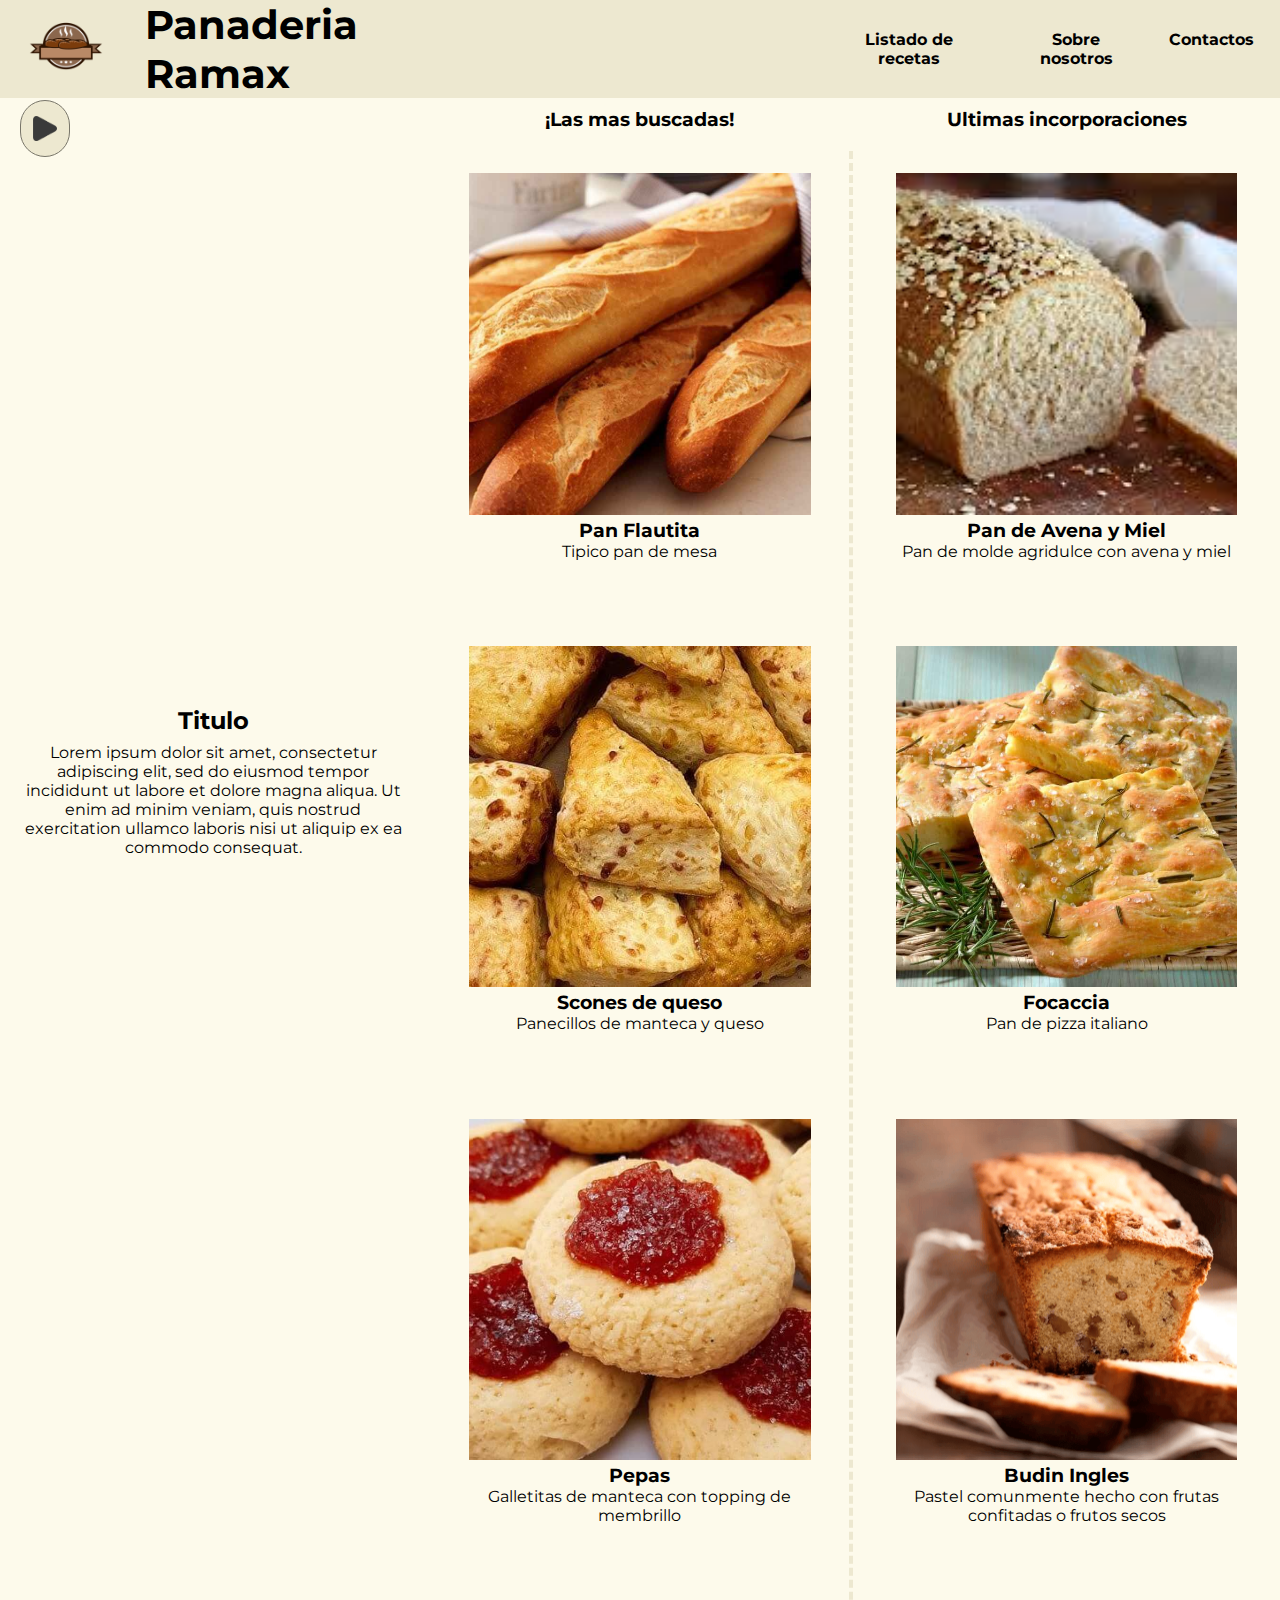
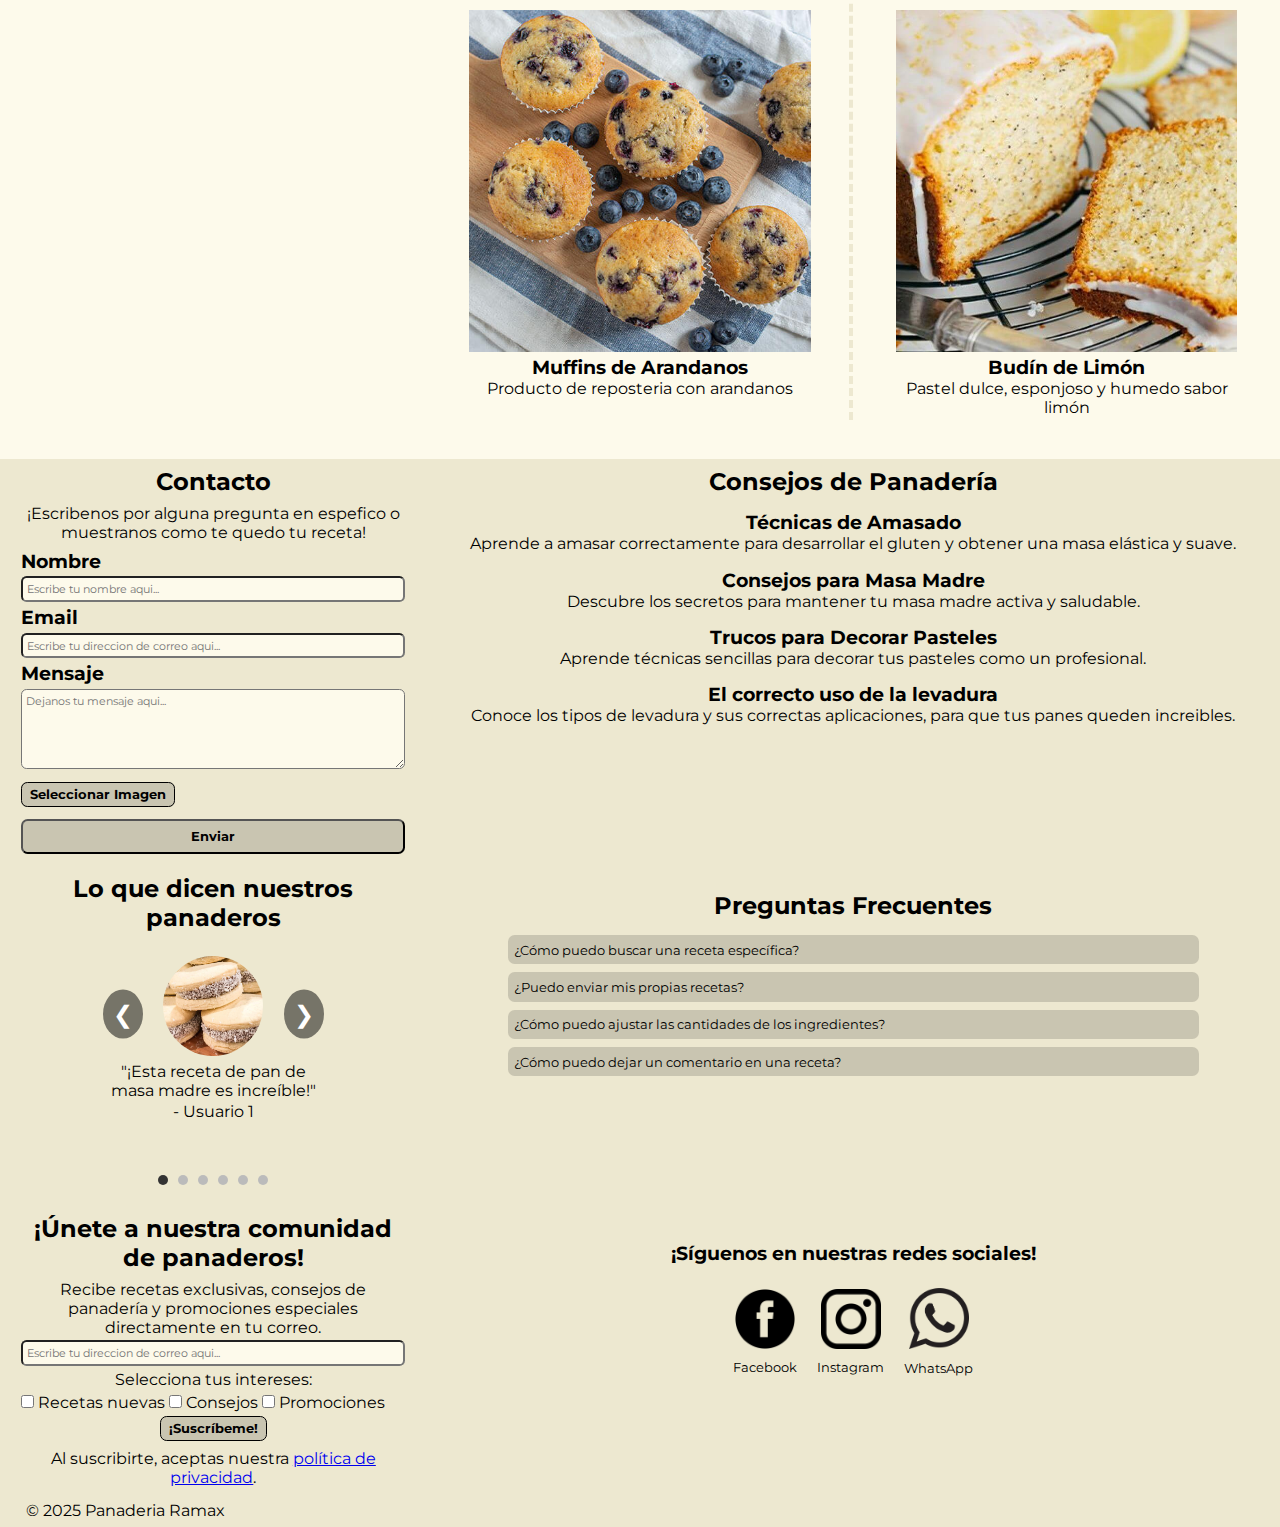
<file: index.html>
<!DOCTYPE html>
<html lang="es">
<head>
    <meta charset="UTF-8">
    <meta name="viewport" content="width=device-width, initial-scale=1.0">
    <title>Recetario de Panaderia</title>
    <link rel="stylesheet" href="style.css">
</head>
<body>
    <header>
        <div class="logo-nombre">
            <a href="index.html"><img src="img/logo.png" alt="Logo de Panadería Ramax"></a>
            <h1>Panaderia Ramax</h1>
            <button id="hamburger-menu" class="hamburger" aria-label="Abrir menú de navegación">☰</button>
        </div>
        <nav>
            <ul class="header-menu">
                <li><a href="listado/listado.html">Listado de recetas</a></li>
                <li><a href="sobrenosotros/sobrenosotros.html">Sobre nosotros</a></li>
                <li><a href="contacto/contacto.html">Contactos</a></li>
            </ul> 
        </nav>
    </header> 
    <main class="cta-container">
        <section id="info" class="info">
            <h2>Titulo</h2>
            <p>Lorem ipsum dolor sit amet, consectetur adipiscing elit, sed do eiusmod tempor incididunt ut labore et dolore magna aliqua. Ut enim ad minim veniam, quis nostrud exercitation ullamco laboris nisi ut aliquip ex ea commodo consequat.</p>
        </section>
        <section id="recetas-principales" class="recetas-principales">
            <section id="recetas-mas-buscadas" class="recetas-mas-buscadas">
                <h2>¡Las mas buscadas!</h2>
                <div class="mas-buscadas-cuadricula">
                    <a href="panflauta/panflauta.html">
                        <article class="item">
                            <img src="img/flautitas.jpg" alt="Pan Flautita">
                            <figcaption>
                                <h3>Pan Flautita</h3>
                                <p>Tipico pan de mesa</p>
                            </figcaption>
                        </article>
                    </a>
                    <a href="sconesdequeso/sconesdequeso.html">
                        <article class="item">
                            <img src="img/scones de queso.jpg" alt="Scones de queso">
                            <figcaption>
                                <h3>Scones de queso</h3>
                                <p>Panecillos de manteca y queso</p>
                            </figcaption>
                        </article>
                    </a>
                    <a href="pepas/pepas.html">
                        <article class="item">
                            <img src="img/pepas.jpg" alt="Pepas">
                            <figcaption>
                                <h3>Pepas</h3>
                                <p>Galletitas de manteca con topping de membrillo</p>
                            </figcaption>
                        </article>
                    </a>
                    <a href="muffinsdearandanos/muffinsdearandanos.html">
                        <article class="item">
                            <img src="img/muffin de arandanos.jpg" alt="Muffins de Arandanos">
                            <figcaption>
                                <h3>Muffins de Arandanos</h3>
                                <p>Producto de reposteria con arandanos</p>
                            </figcaption>
                        </article>
                    </a>
                </div>
            </section>
            <section id="recetas-ultima-incorporacion" class="recetas-ultima-incorporacion">
                <h2>Ultimas incorporaciones</h2>
                <div class="ultima-incorporacion-cuadricula">
                    <a href="panavenaymiel/panavenaymiel.html">
                        <article class="item">
                            <img src="img/panavenaymiel.jpeg" alt="Pan de Avena y Miel">
                            <figcaption>
                                <h3>Pan de Avena y Miel</h3>
                                <p>Pan de molde agridulce con avena y miel</p>
                            </figcaption>
                        </article>
                    </a>
                    <a href="focaccia/focaccia.html">
                        <article class="item">
                            <img src="img/focaccia.jpg" alt="Focaccia">
                            <figcaption>
                                <h3>Focaccia</h3>
                                <p>Pan de pizza italiano</p>
                            </figcaption>
                        </article>
                    </a>
                    <a href="budiningles/budiningles.html">
                        <article class="item">
                            <img src="img/budiningles.png" alt="Budin Ingles">
                            <figcaption>
                                <h3>Budin Ingles</h3>
                                <p>Pastel comunmente hecho con frutas confitadas o frutos secos</p>
                            </figcaption>
                        </article>
                    </a>
                    <a href="budinlimon/budinlimon.html">
                        <article class="item">
                            <img src="img/budinlimon.jpeg" alt="Budín de Limón">
                            <figcaption>
                                <h3>Budín de Limón</h3>
                                <p>Pastel dulce, esponjoso y humedo sabor limón</p>
                            </figcaption>
                        </article>
                    </a>
                </div>
            </section>
        </section>
        <section id="contacto" class="contacto">
                <section class="formulario-contacto">
                    <h2>Contacto</h2>
                    <p>¡Escribenos por alguna pregunta en espefico o muestranos como te quedo tu receta!</p>
                    <form>
                        <label for="nombre"><h3>Nombre</h3></label>
                        <input type="text" id="nombre" placeholder="Escribe tu nombre aqui..." required>
                        <label for="email"><h3>Email</h3></label>
                        <input type="email" id="contact-email" placeholder="Escribe tu direccion de correo aqui..." required>
                        <label for="mensaje"><h3>Mensaje</h3></label>
                        <textarea id="mensaje" placeholder="Dejanos tu mensaje aqui..." required rows="5"></textarea>
                        <label for="imagenes" class="boton-personalizado">Seleccionar Imagen</label>
                        <input type="file" id="imagenes" accept="image/*" multiple style="display: none;">
                        <div id="preview-imagenes"></div>
                        <button type="submit">Enviar</button>
                    </form>
                </section>
                <section class="testimonios">
                    <h2>Lo que dicen nuestros panaderos</h2>
                    <div class="carrusel">
                        <button class="prev">&#10094;</button> 
                        <div class="testimonios-galeria">
                            <div class="testimonio">
                                <img src="img/alfajoresdemaicena.jpeg" alt="Usuario 1">
                                <p>"¡Esta receta de pan de masa madre es increíble!"</p>
                                <span>- Usuario 1</span>
                            </div>
                            <div class="testimonio">
                                <img src="img/alfajoresdemaicena.jpeg" alt="Usuario 2">
                                <p>"Las explicaciones son muy claras y fáciles de seguir."</p>
                                <span>- Usuario 2</span>
                            </div>
                            <div class="testimonio">
                                <img src="img/scones de queso.jpg" alt="Usuario 3">
                                <p>"Descubrí mi pasión por la panadería gracias a esta página."</p>
                                <span>- Usuario 3</span>
                            </div>
                            <div class="testimonio">
                                <img src="img/scones de queso.jpg" alt="Usuario 4">
                                <p>"¡Las recetas son geniales! Mis panes son cada vez mejores."</p>
                                <span>- Usuario 4</span>
                            </div>
                            <div class="testimonio">
                                <img src="img/chipa.jpg" alt="Usuario 5">
                                <p>"Me encanta la variedad de recetas y la comunidad de panaderos."</p>
                                <span>- Usuario 5</span>
                            </div>
                            <div class="testimonio">
                                <img src="img/chipa.jpg" alt="Usuario 6">
                                <p>"Las fotos de los panes son inspiradoras."</p>
                                <span>- Usuario 6</span>
                            </div>
                        </div>
                        <button class="next">&#10095;</button> 
                    </div>
                    <div class="indicadores"></div> 
                </section>
                <section id="boletin" class="boletin"> 
                    <h2>¡Únete a nuestra comunidad de panaderos!</h2>
                    <p>Recibe recetas exclusivas, consejos de panadería y promociones especiales directamente en tu correo.</p>
                    <form action="/suscribir" method="post">             
                        <input type="email" id="newsletter-email" name="email" placeholder="Escribe tu direccion de correo aqui..." required>
                        <p>Selecciona tus intereses:</p>
                        <label><input type="checkbox" name="intereses" value="recetas"> Recetas nuevas</label>
                        <label><input type="checkbox" name="intereses" value="consejos"> Consejos</label>
                        <label><input type="checkbox" name="intereses" value="promociones"> Promociones</label>                
                        <button type="submit">¡Suscríbeme!</button>               
                        <p>Al suscribirte, aceptas nuestra <a href="/politica-privacidad">política de privacidad</a>.</p>
                    </form>
                </section>
        </section>
        <section id="concejos-faq-redes" class="concejos-faq-redes">
            <section id="consejos-panaderia" class="consejos-panaderia">
                <h2>Consejos de Panadería</h2>
                <div class="consejos-lista">
                    <article class="consejo">
                        <a href="#">
                            <h3>Técnicas de Amasado</h3>
                        </a>
                        <p>Aprende a amasar correctamente para desarrollar el gluten y obtener una masa elástica y suave.</p>
                    </article>
                    <article class="consejo">
                        <a href="#">
                            <h3>Consejos para Masa Madre</h3>
                        </a>
                        <p>Descubre los secretos para mantener tu masa madre activa y saludable.</p>
                    </article>
                    <article class="consejo">
                        <a href="#">
                            <h3>Trucos para Decorar Pasteles</h3>
                        </a>
                        <p>Aprende técnicas sencillas para decorar tus pasteles como un profesional.</p>
                    </article>
                    <article class="consejo">
                        <a href="#">
                            <h3>El correcto uso de la levadura</h3>
                        </a>
                        <p>Conoce los tipos de levadura y sus correctas aplicaciones, para que tus panes queden increibles.</p>
                    </article>
                </div>
            </section>
            <section id="faq" class="faq">
                <h2>Preguntas Frecuentes</h2>
                <div class="faq-item">
                    <button class="faq-pregunta">
                        ¿Cómo puedo buscar una receta específica?
                    </button>
                    <div class="faq-respuesta">
                        <p>Puedes usar la barra de búsqueda en la parte superior de la página listado de recetas para encontrar recetas por nombre.</p>
                    </div>
                </div>
                <div class="faq-item">
                    <button class="faq-pregunta">
                        ¿Puedo enviar mis propias recetas?
                    </button>
                    <div class="faq-respuesta">
                        <p>¡Claro que sí! Puedes enviar tus recetas a través del formulario de contacto en la página "Contacto".</p>
                    </div>
                </div>
                <div class="faq-item">
                    <button class="faq-pregunta">
                        ¿Cómo puedo ajustar las cantidades de los ingredientes?
                    </button>
                    <div class="faq-respuesta">
                        <p>En la página de cada receta, puedes usar el selector de cantidad para ajustar las cantidades de los ingredientes según tus necesidades.</p>
                    </div>
                </div>
                <div class="faq-item">
                    <button class="faq-pregunta">
                        ¿Cómo puedo dejar un comentario en una receta?
                    </button>
                    <div class="faq-respuesta">
                        <p>Para dejar un comentario, debes iniciar sesión en tu cuenta. Si aún no tienes una, puedes crear una cuenta gratuita en la página de registro.</p>
                    </div>
                </div>
            </section>
            <div class="info-redes">
                <h3>¡Síguenos en nuestras redes sociales!</h3>
                <div class="redes-sociales">
                    <a href="#" target="_blank">
                        <img src="img/facebook.png" alt="Facebook de Panadería Ramax">
                        <span>Facebook</span>
                    </a>
                    <a href="#" target="_blank">
                        <img src="img/instagram.png" alt="Instagram de la panadería">
                        <span>Instagram</span>
                    </a>
                    <a href="#" target="_blank">
                        <img src="img/whatsapp.png" alt="WhatsApp de la panadería">
                        <span>WhatsApp</span>
                    </a>
                </div>
            </div>
        </section>
    </main>
    <footer>
        <p>&copy; 2025 Panaderia Ramax</p>
    </footer>
    <div class="herramientas-widget">
        <div class="widget-toggle">
            <img src="img/flecha.png" alt="Abrir/Cerrar Herramientas" class="flecha-icono">
        </div>
        <div class="widget-contenido">
        <div class="herramienta">
            <a href="https://www.omnicalculator.com/food/cups-to-pounds" target="_blank">
                <img src="img/taza.png" alt="Convertidor de Medidas">
                <span>Convertidor de Medidas</span>
            </a>
        </div>
        <div class="herramienta">
            <a href="https://rubhima.com/es/el-glosario-especifico-de-la-panaderia/" target="_blank">
                <img src="img/glosario.png" alt="Glosario de Panadería">
                <span>Glosario de Panadería</span>
            </a>
        </div>
        <div class="herramienta">
            <a href="http://www.guiamiguelin.com/util/temphorno.html" target="_blank">
                <img src="img/horno.png" alt="Tabla de Cocción">
                <span>Tabla de Cocción</span>
            </a>
        </div>
    </div>
</body>
<script src="script.js" defer></script>
</html>

<!-- 

Agregar con javascript un efecto para ir tachando los ingredientes cuando se hace click en ellos.
Tambien podrian tacharse los pasos de la receta al hacer click en ellos.

-->
</file>
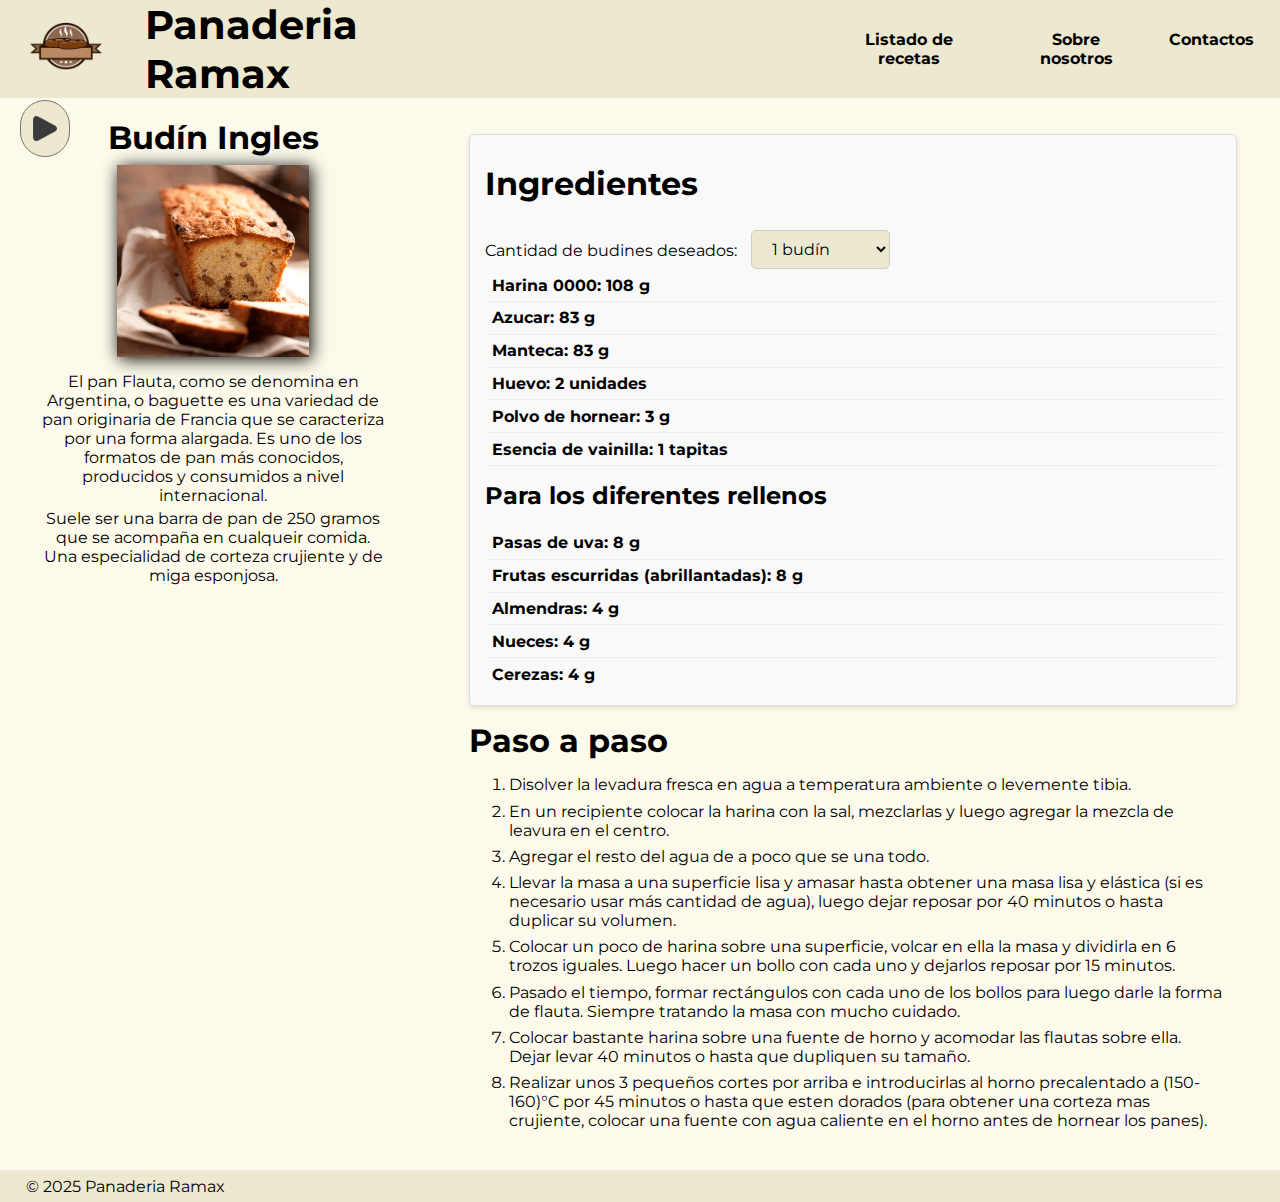
<file: budiningles/budiningles.html>
<!DOCTYPE html>
<html lang="es">
<head>
    <meta charset="UTF-8">
    <meta name="viewport" content="width=device-width, initial-scale=1.0">
    <title>Budín Ingles</title>
    <link rel="stylesheet" href="../style.css">
</head>
<body>
    <header>
        <div class="logo-nombre">
            <a href="../index.html"><img src="../img/logo.png" alt="Logo de la panadería"></a>
            <h1>Panaderia Ramax</h1>
            <button id="hamburger-menu" class="hamburger" aria-label="Abrir menú de navegación">☰</button>
        </div>
        <nav>
            <ul class="header-menu">
                <li><a href="../listado/listado.html">Listado de recetas</a></li>
                <li><a href="../sobrenosotros/sobrenosotros.html">Sobre nosotros</a></li>
                <li><a href="../contacto/contacto.html">Contactos</a></li>
            </ul>
        </nav>
    </header>
<main>
    <div class="receta-container">
        <section id="info-receta" class="info-receta">
            <h2>Budín Ingles</h2>
            <article class="imagen">
                <img src="../img/budiningles.png" alt="Budín Ingles">         
                <p>El pan Flauta, como se denomina en Argentina, o baguette es una variedad de pan originaria de Francia que se caracteriza por una forma alargada. Es uno de los formatos de pan más conocidos, producidos y consumidos a nivel internacional.</p>
                <p>Suele ser una barra de pan de 250 gramos que se acompaña en cualqueir comida. Una especialidad de corteza crujiente y de miga esponjosa.</p>
        </section>
        <section id="receta" class="receta">
            <div class="ingredientes">
                <h3>Ingredientes</h3>
                <label for="cantidad-unidades">Cantidad de budines deseados:</label>
                <select id="cantidad-unidades" data-base="12">
                    <option value="1">1 budín</option>
                    <option value="2">2 budines</option>
                    <option value="3">3 budines</option>
                    <option value="6">6 budines</option>
                    <option value="12">12 budines</option>
                    </select>
                <nav>
                    <ul class="listado-ingredientes">
                        <li data-cantidad="1300" data-unidad="g">Harina 0000: <span>1300 g</span></li>
                        <li data-cantidad="1000" data-unidad="g">Azucar: <span>1000 g</span></li>
                        <li data-cantidad="1000" data-unidad="g">Manteca: <span>1000 g</span></li>
                        <li data-cantidad="18" data-unidad="unidades">Huevo: <span>18 unidades</span></li>
                        <li data-cantidad="35" data-unidad="g">Polvo de hornear: <span>35 g</span></li>
                        <li data-cantidad="12" data-unidad="tapitas">Esencia de vainilla: <span>12 tapitas</span></li>
                        <h3>Para los diferentes rellenos</h3>
                        <li data-cantidad="100" data-unidad="g">Pasas de uva: <span>100 g</span></li>
                        <li data-cantidad="100" data-unidad="g">Frutas escurridas (abrillantadas): <span>100 g</span></li>
                        <li data-cantidad="50" data-unidad="g">Almendras: <span>50 g</span></li>
                        <li data-cantidad="50" data-unidad="g">Nueces: <span>50 g</span></li>
                        <li data-cantidad="50" data-unidad="g">Cerezas: <span>50 g</span></li>
                    </ul>
                </nav>
            </div>
            <h3>Paso a paso</h3>
            <ul class="pasos">
                <li>Disolver la levadura fresca en agua a temperatura ambiente o levemente tibia.</li>
                <li>En un recipiente colocar la harina con la sal, mezclarlas y luego agregar la mezcla de leavura en el centro.</li>
                <li>Agregar el resto del agua de a poco que se una todo.</li>
                <li>Llevar la masa a una superficie lisa y amasar hasta obtener una masa lisa y elástica (si es necesario usar más cantidad de agua), luego dejar reposar por 40 minutos o hasta duplicar su volumen.</li>
                <li>Colocar un poco de harina sobre una superficie, volcar en ella la masa y dividirla en 6 trozos iguales. Luego hacer un bollo con cada uno y dejarlos reposar por 15 minutos.</li>
                <li>Pasado el tiempo, formar rectángulos con cada uno de los bollos para luego darle la forma de flauta. Siempre tratando la masa con mucho cuidado.</li>
                <li>Colocar bastante harina sobre una fuente de horno y acomodar las flautas sobre ella. Dejar levar 40 minutos o hasta que dupliquen su tamaño.</li>
                <li>Realizar unos 3 pequeños cortes por arriba e introducirlas al horno precalentado a (150-160)°C por 45 minutos o hasta que esten dorados (para obtener una corteza mas crujiente, colocar una fuente con agua caliente en el horno antes de hornear los panes).</li>
            </ul>
    </div>
</main>
<footer>
    <p>&copy; 2025 Panaderia Ramax</p>
</footer>
<div class="herramientas-widget">
    <div class="widget-toggle">
        <img src="../img/flecha.png" alt="Abrir/Cerrar Herramientas" class="flecha-icono">
    </div>
    <div class="widget-contenido">
    <div class="herramienta">
        <a href="https://www.omnicalculator.com/food/cups-to-pounds" target="_blank">
            <img src="../img/taza.png" alt="Convertidor de Medidas">
            <span>Convertidor de Medidas</span>
        </a>
    </div>
    <div class="herramienta">
        <a href="https://rubhima.com/es/el-glosario-especifico-de-la-panaderia/" target="_blank">
            <img src="../img/glosario.png" alt="Glosario de Panadería">
            <span>Glosario de Panadería</span>
        </a>
    </div>
    <div class="herramienta">
        <a href="http://www.guiamiguelin.com/util/temphorno.html" target="_blank">
            <img src="../img/horno.png" alt="Tabla de Cocción">
            <span>Tabla de Cocción</span>
        </a>
    </div>
</div>
</body>
<script src="../script.js"></script>
</html>
</file>
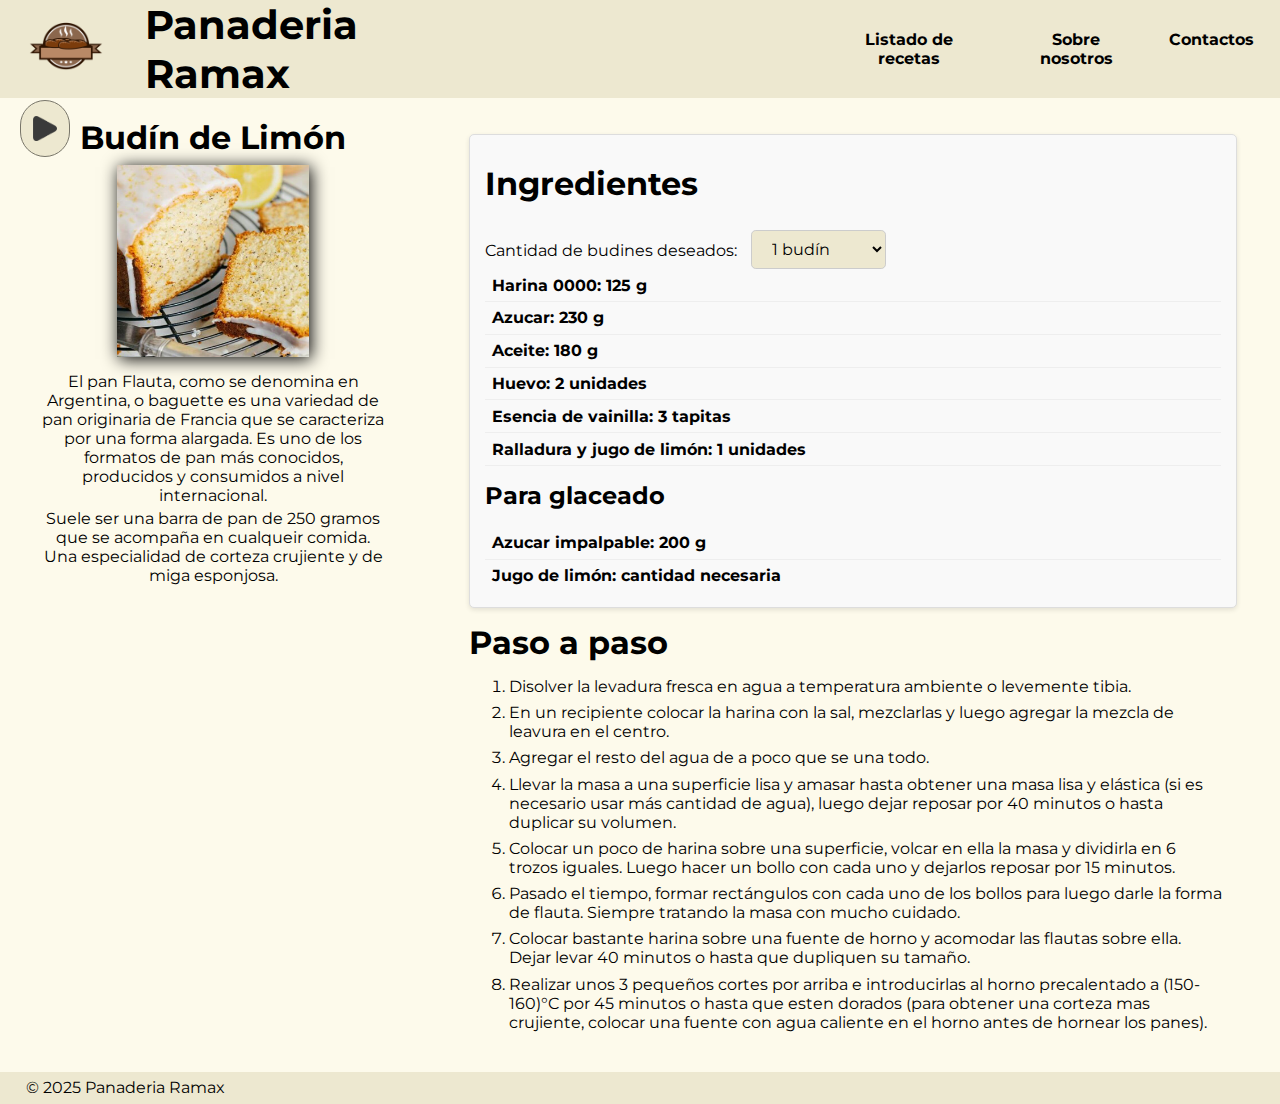
<file: budinlimon/budinlimon.html>
<!DOCTYPE html>
<html lang="es">
<head>
    <meta charset="UTF-8">
    <meta name="viewport" content="width=device-width, initial-scale=1.0">
    <title>Budín de Limón</title>
    <link rel="stylesheet" href="../style.css">
</head>
<body>
    <header>
        <div class="logo-nombre">
            <a href="../index.html"><img src="../img/logo.png" alt="Logo de la panadería"></a>
            <h1>Panaderia Ramax</h1>
            <button id="hamburger-menu" class="hamburger" aria-label="Abrir menú de navegación">☰</button>
        </div>
        <nav>
            <ul class="header-menu">
                <li><a href="../listado/listado.html">Listado de recetas</a></li>
                <li><a href="../sobrenosotros/sobrenosotros.html">Sobre nosotros</a></li>
                <li><a href="../contacto/contacto.html">Contactos</a></li>
            </ul>
        </nav>
    </header>
<main>
    <div class="receta-container">
        <section id="info-receta" class="info-receta">
            <h2>Budín de Limón</h2>
            <article class="imagen">
                <img src="../img/budinlimon.jpeg" alt="Budín de Limón">         
                <p>El pan Flauta, como se denomina en Argentina, o baguette es una variedad de pan originaria de Francia que se caracteriza por una forma alargada. Es uno de los formatos de pan más conocidos, producidos y consumidos a nivel internacional.</p>
                <p>Suele ser una barra de pan de 250 gramos que se acompaña en cualqueir comida. Una especialidad de corteza crujiente y de miga esponjosa.</p>
        </section>
        <section id="receta" class="receta">
            <div class="ingredientes">
                <h3>Ingredientes</h3>
                <label for="cantidad-unidades">Cantidad de budines deseados:</label>
                <select id="cantidad-unidades" data-base="1">
                    <option value="1">1 budín</option>
                    <option value="2">2 budines</option>
                    <option value="3">3 budines</option>
                    <option value="4">4 budines</option>
                    <option value="5">5 budines</option>
                    </select>
                <nav>
                    <ul class="listado-ingredientes">
                        <li data-cantidad="125" data-unidad="g">Harina 0000: <span>125 g</span></li>
                        <li data-cantidad="230" data-unidad="g">Azucar: <span>230 g</span></li>
                        <li data-cantidad="180" data-unidad="g">Aceite: <span>180 g</span></li>
                        <li data-cantidad="2" data-unidad="unidades">Huevo: <span>2 unidades</span></li>
                        <li data-cantidad="3" data-unidad="tapitas">Esencia de vainilla: <span>3 tapitas</span></li>
                        <li data-cantidad="1" data-unidad="unidades">Ralladura y jugo de limón: <span>1 unidad</span></li>
                        <h3>Para glaceado</h3>
                        <li data-cantidad="200" data-unidad="g">Azucar impalpable: <span>200 g</span></li>
                        <li data-cantidad="" data-unidad="">Jugo de limón: <span>cantidad necesaria</span></li>
                    </ul>
                </nav>
            </div>
            <h3>Paso a paso</h3>
            <ul class="pasos">
                <li>Disolver la levadura fresca en agua a temperatura ambiente o levemente tibia.</li>
                <li>En un recipiente colocar la harina con la sal, mezclarlas y luego agregar la mezcla de leavura en el centro.</li>
                <li>Agregar el resto del agua de a poco que se una todo.</li>
                <li>Llevar la masa a una superficie lisa y amasar hasta obtener una masa lisa y elástica (si es necesario usar más cantidad de agua), luego dejar reposar por 40 minutos o hasta duplicar su volumen.</li>
                <li>Colocar un poco de harina sobre una superficie, volcar en ella la masa y dividirla en 6 trozos iguales. Luego hacer un bollo con cada uno y dejarlos reposar por 15 minutos.</li>
                <li>Pasado el tiempo, formar rectángulos con cada uno de los bollos para luego darle la forma de flauta. Siempre tratando la masa con mucho cuidado.</li>
                <li>Colocar bastante harina sobre una fuente de horno y acomodar las flautas sobre ella. Dejar levar 40 minutos o hasta que dupliquen su tamaño.</li>
                <li>Realizar unos 3 pequeños cortes por arriba e introducirlas al horno precalentado a (150-160)°C por 45 minutos o hasta que esten dorados (para obtener una corteza mas crujiente, colocar una fuente con agua caliente en el horno antes de hornear los panes).</li>
            </ul>
    </div>
</main>
<footer>
    <p>&copy; 2025 Panaderia Ramax</p>
</footer>
<div class="herramientas-widget">
    <div class="widget-toggle">
        <img src="../img/flecha.png" alt="Abrir/Cerrar Herramientas" class="flecha-icono">
    </div>
    <div class="widget-contenido">
    <div class="herramienta">
        <a href="https://www.omnicalculator.com/food/cups-to-pounds" target="_blank">
            <img src="../img/taza.png" alt="Convertidor de Medidas">
            <span>Convertidor de Medidas</span>
        </a>
    </div>
    <div class="herramienta">
        <a href="https://rubhima.com/es/el-glosario-especifico-de-la-panaderia/" target="_blank">
            <img src="../img/glosario.png" alt="Glosario de Panadería">
            <span>Glosario de Panadería</span>
        </a>
    </div>
    <div class="herramienta">
        <a href="http://www.guiamiguelin.com/util/temphorno.html" target="_blank">
            <img src="../img/horno.png" alt="Tabla de Cocción">
            <span>Tabla de Cocción</span>
        </a>
    </div>
</div>
</body>
<script src="../script.js"></script>
</html>
</file>
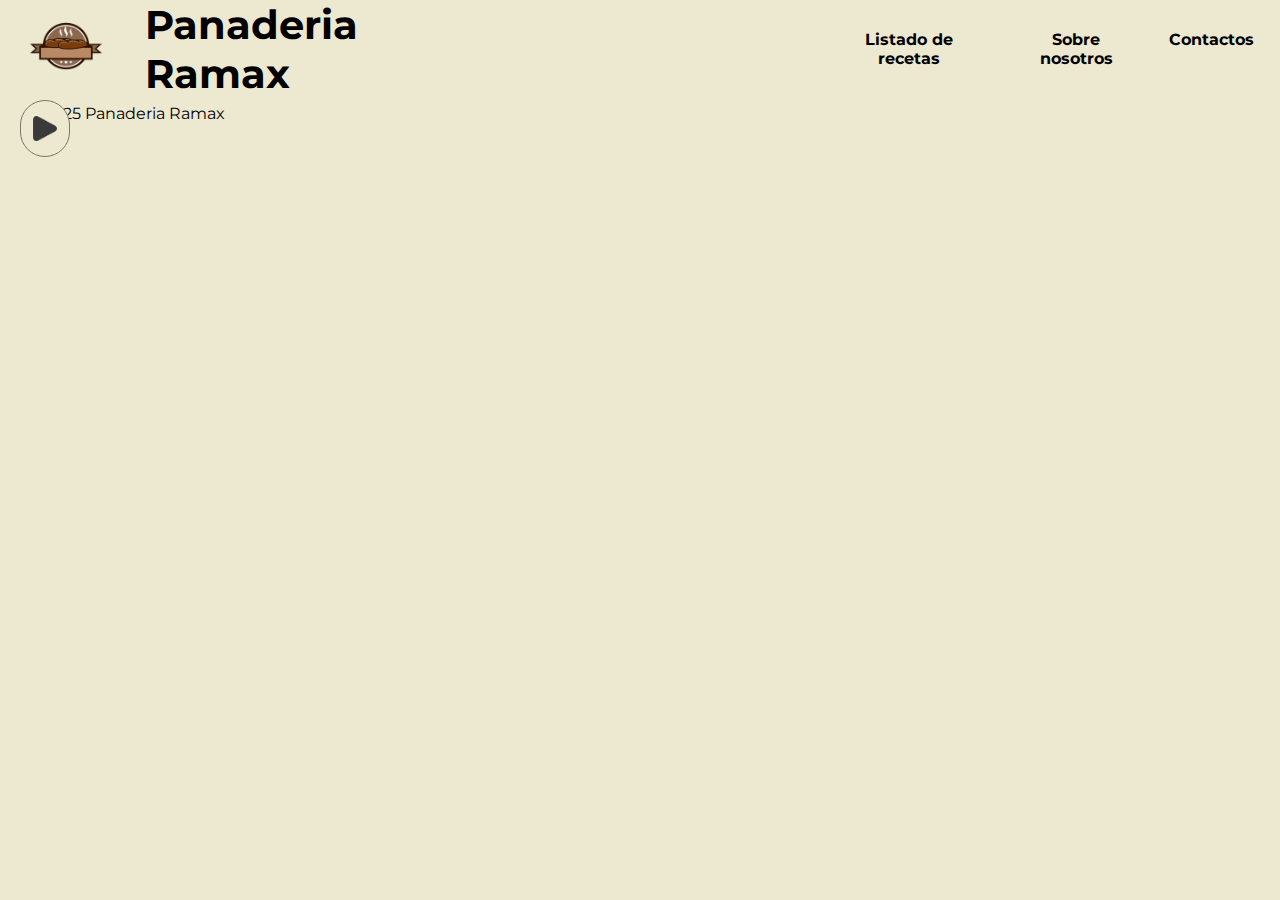
<file: contacto/contacto.html>
<!DOCTYPE html>
<html lang="es">
<head>
    <meta charset="UTF-8">
    <meta name="viewport" content="width=device-width, initial-scale=1.0">
    <title>Contactos</title>
    <link rel="stylesheet" href="../style.css">
</head>
<body>
    <header>
        <div class="logo-nombre">
            <a href="../index.html"><img src="../img/logo.png" alt="Logo de la panadería"></a>
            <h1>Panaderia Ramax</h1>
            <button id="hamburger-menu" class="hamburger" aria-label="Abrir menú de navegación">☰</button>
        </div>
        <nav>
            <ul class="header-menu">
                <li><a href="../listado/listado.html">Listado de recetas</a></li>
                <li><a href="../sobrenosotros/sobrenosotros.html">Sobre nosotros</a></li>
                <li><a href="contacto.html">Contactos</a></li>
            </ul>
        </nav>
    </header>
<main>
    <div class="contacto-container">

    </div>
</main>
<footer>
    <p>&copy; 2025 Panaderia Ramax</p>
</footer>
<div class="herramientas-widget">
    <div class="widget-toggle">
        <img src="../img/flecha.png" alt="Abrir/Cerrar Herramientas" class="flecha-icono">
    </div>
    <div class="widget-contenido">
    <div class="herramienta">
        <a href="https://www.omnicalculator.com/food/cups-to-pounds" target="_blank">
            <img src="../img/taza.png" alt="Convertidor de Medidas">
            <span>Convertidor de Medidas</span>
        </a>
    </div>
    <div class="herramienta">
        <a href="https://rubhima.com/es/el-glosario-especifico-de-la-panaderia/" target="_blank">
            <img src="../img/glosario.png" alt="Glosario de Panadería">
            <span>Glosario de Panadería</span>
        </a>
    </div>
    <div class="herramienta">
        <a href="http://www.guiamiguelin.com/util/temphorno.html" target="_blank">
            <img src="../img/horno.png" alt="Tabla de Cocción">
            <span>Tabla de Cocción</span>
        </a>
    </div>
</div>
</body>
<script src="../script.js"></script>
</html>
</file>
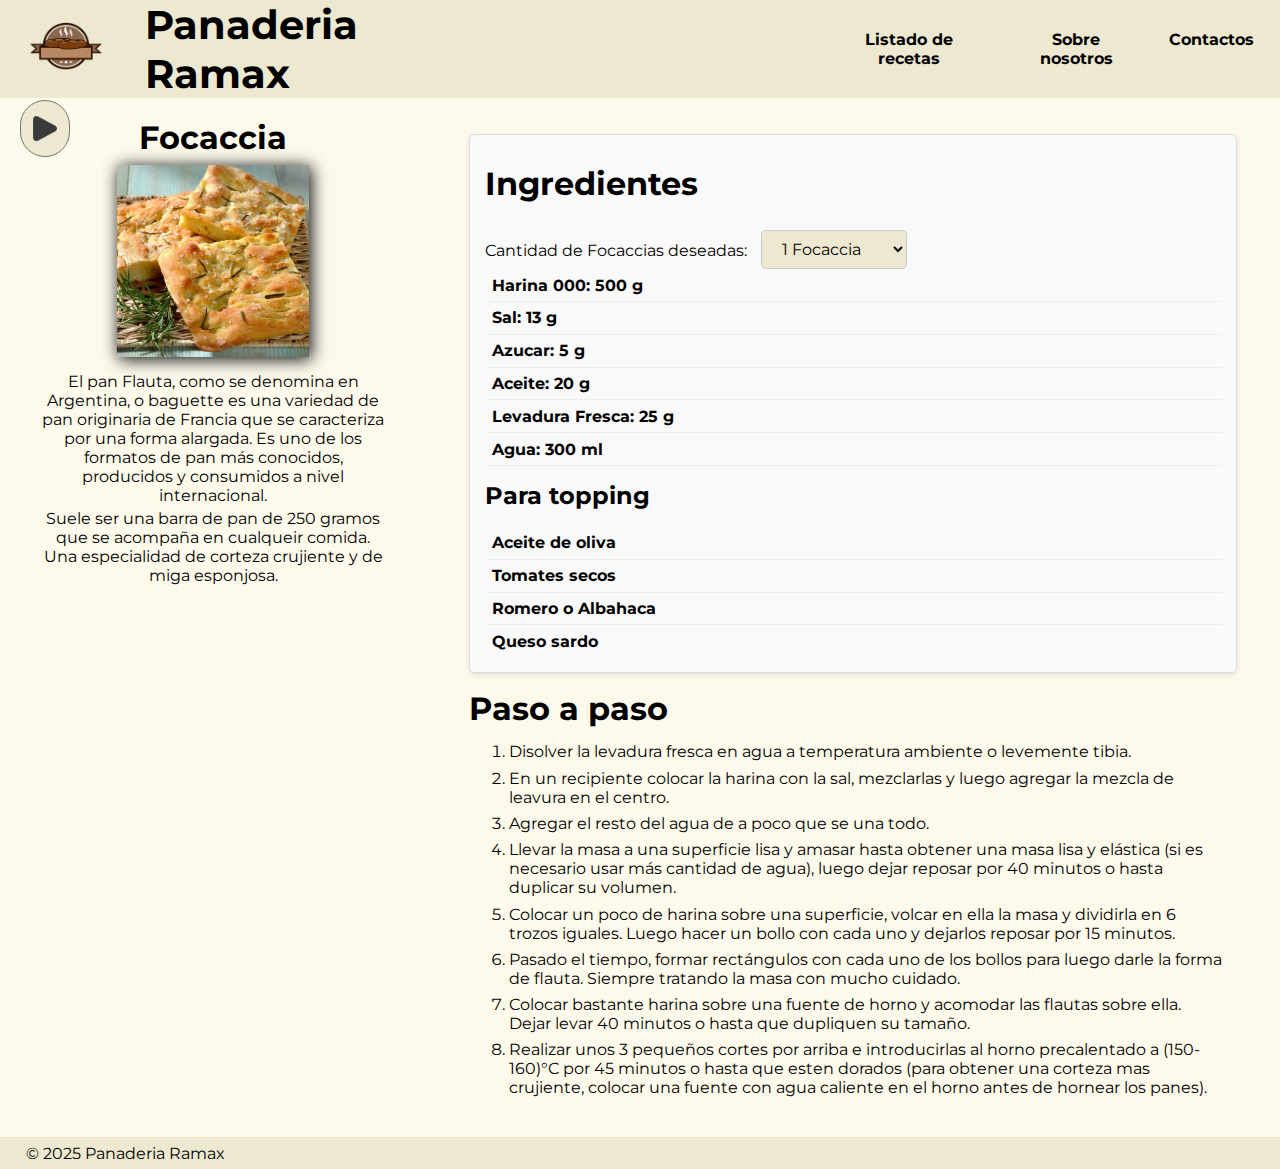
<file: focaccia/focaccia.html>
<!DOCTYPE html>
<html lang="es">
<head>
    <meta charset="UTF-8">
    <meta name="viewport" content="width=device-width, initial-scale=1.0">
    <title>Focaccia</title>
    <link rel="stylesheet" href="../style.css">
</head>
<body>
    <header>
        <div class="logo-nombre">
            <a href="../index.html"><img src="../img/logo.png" alt="Logo de la panadería"></a>
            <h1>Panaderia Ramax</h1>
            <button id="hamburger-menu" class="hamburger" aria-label="Abrir menú de navegación">☰</button>
        </div>
        <nav>
            <ul class="header-menu">
                <li><a href="../listado/listado.html">Listado de recetas</a></li>
                <li><a href="../sobrenosotros/sobrenosotros.html">Sobre nosotros</a></li>
                <li><a href="../contacto/contacto.html">Contactos</a></li>
            </ul>
        </nav>
    </header>
<main>
    <div class="receta-container">
        <section id="info-receta" class="info-receta">
            <h2>Focaccia</h2>
            <article class="imagen">
                <img src="../img/focaccia.jpg" alt="Focaccia">         
                <p>El pan Flauta, como se denomina en Argentina, o baguette es una variedad de pan originaria de Francia que se caracteriza por una forma alargada. Es uno de los formatos de pan más conocidos, producidos y consumidos a nivel internacional.</p>
                <p>Suele ser una barra de pan de 250 gramos que se acompaña en cualqueir comida. Una especialidad de corteza crujiente y de miga esponjosa.</p>
        </section>
        <section id="receta" class="receta">
            <div class="ingredientes">
                <h3>Ingredientes</h3>
                <label for="cantidad-unidades">Cantidad de Focaccias deseadas:</label>
                <select id="cantidad-unidades" data-base="2">
                    <option value="1">1 Focaccia</option>
                    <option value="2">2 Focaccias</option>
                    <option value="3">3 Focaccias</option>
                    <option value="4">4 Focaccias</option>
                    </select>
                <nav>
                    <ul class="listado-ingredientes">
                        <li data-cantidad="1000" data-unidad="g">Harina 000: <span>1000 g</span></li>
                        <li data-cantidad="25" data-unidad="g">Sal: <span>25 g</span></li>
                        <li data-cantidad="10" data-unidad="g">Azucar: <span>10 g</span></li>
                        <li data-cantidad="40" data-unidad="g">Aceite: <span>40 g</span></li>
                        <li data-cantidad="50" data-unidad="g">Levadura Fresca: <span>50 g</span></li>
                        <li data-cantidad="600" data-unidad="ml">Agua: <span>600 ml</span></li>
                        <h3>Para topping</h3>
                        <li data-cantidad="" data-unidad="">Aceite de oliva <span></span></li>
                        <li data-cantidad="" data-unidad="">Tomates secos <span></span></li>
                        <li data-cantidad="" data-unidad="">Romero o Albahaca <span></span></li>
                        <li data-cantidad="" data-unidad="">Queso sardo <span></span></li>
                    </ul>
                </nav>
            </div>
            <h3>Paso a paso</h3>
            <ul class="pasos">
                <li>Disolver la levadura fresca en agua a temperatura ambiente o levemente tibia.</li>
                <li>En un recipiente colocar la harina con la sal, mezclarlas y luego agregar la mezcla de leavura en el centro.</li>
                <li>Agregar el resto del agua de a poco que se una todo.</li>
                <li>Llevar la masa a una superficie lisa y amasar hasta obtener una masa lisa y elástica (si es necesario usar más cantidad de agua), luego dejar reposar por 40 minutos o hasta duplicar su volumen.</li>
                <li>Colocar un poco de harina sobre una superficie, volcar en ella la masa y dividirla en 6 trozos iguales. Luego hacer un bollo con cada uno y dejarlos reposar por 15 minutos.</li>
                <li>Pasado el tiempo, formar rectángulos con cada uno de los bollos para luego darle la forma de flauta. Siempre tratando la masa con mucho cuidado.</li>
                <li>Colocar bastante harina sobre una fuente de horno y acomodar las flautas sobre ella. Dejar levar 40 minutos o hasta que dupliquen su tamaño.</li>
                <li>Realizar unos 3 pequeños cortes por arriba e introducirlas al horno precalentado a (150-160)°C por 45 minutos o hasta que esten dorados (para obtener una corteza mas crujiente, colocar una fuente con agua caliente en el horno antes de hornear los panes).</li>
            </ul>
    </div>
</main>
<footer>
    <p>&copy; 2025 Panaderia Ramax</p>
</footer>
<div class="herramientas-widget">
    <div class="widget-toggle">
        <img src="../img/flecha.png" alt="Abrir/Cerrar Herramientas" class="flecha-icono">
    </div>
    <div class="widget-contenido">
    <div class="herramienta">
        <a href="https://www.omnicalculator.com/food/cups-to-pounds" target="_blank">
            <img src="../img/taza.png" alt="Convertidor de Medidas">
            <span>Convertidor de Medidas</span>
        </a>
    </div>
    <div class="herramienta">
        <a href="https://rubhima.com/es/el-glosario-especifico-de-la-panaderia/" target="_blank">
            <img src="../img/glosario.png" alt="Glosario de Panadería">
            <span>Glosario de Panadería</span>
        </a>
    </div>
    <div class="herramienta">
        <a href="http://www.guiamiguelin.com/util/temphorno.html" target="_blank">
            <img src="../img/horno.png" alt="Tabla de Cocción">
            <span>Tabla de Cocción</span>
        </a>
    </div>
</div>
</body>
<script src="../script.js"></script>
</html>
</file>
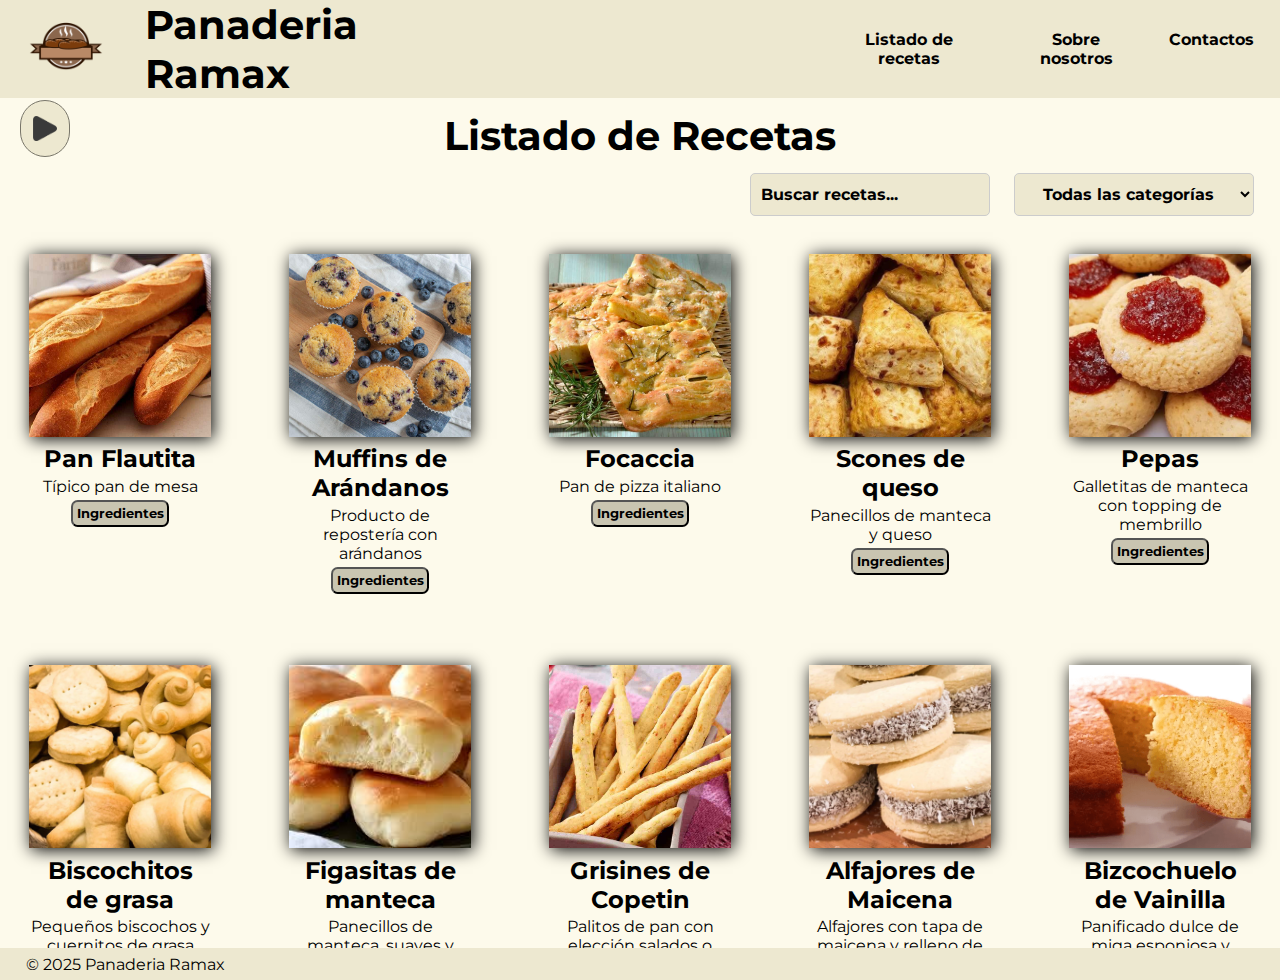
<file: listado/listado.html>
<!DOCTYPE html>
<html lang="es">
<head>
    <meta charset="UTF-8">
    <meta name="viewport" content="width=device-width, initial-scale=1.0">
    <title>Listado de recetas</title>
    <link rel="stylesheet" href="../style.css">
</head>
<body>
    <header>
        <div class="logo-nombre">
            <a href="../index.html"><img src="../img/logo.png" alt="Logo de la panadería"></a>
            <h1>Panaderia Ramax</h1>
            <button id="hamburger-menu" class="hamburger" aria-label="Abrir menú de navegación">☰</button>
        </div>
        <nav>
            <ul class="header-menu">
                <li><a href="../listado/listado.html">Listado de recetas</a></li>
                <li><a href="../sobrenosotros/sobrenosotros.html">Sobre nosotros</a></li>
                <li><a href="../contacto/contacto.html">Contactos</a></li>
            </ul>
        </nav>
    </header>
    <main>
        <div class="listado-container">
            <h1>Listado de Recetas</h1>
            <div class="filtros">
                <input type="text" id="buscador" placeholder="Buscar recetas...">
                <select id="categoria-filtro">
                    <option value="">Todas las categorías</option>
                    <option value="pan">Panes</option>
                    <option value="scones">Scones</option>
                    <option value="budin">Budines</option>
                    <option value="factura">Facturas</option>              
                    <option value="repostería">Repostería</option>
                    <option value="torta">Tortas</option>
                    <option value="dificultad facil">Dificultad facil</option>
                    <option value="dificultad media">Dificultad media</option>
                </select>
            </div> 
            <section class="recetas-listado">
                    <article class="receta-item" data-categorias="pan, dificultad facil">
                        <a href="../panflauta/panflauta.html">
                            <img src="../img/flautitas.jpg" alt="Pan Flautita">
                            <h2>Pan Flautita</h2>
                        </a>
                        <p>Típico pan de mesa</p>
                        <button class="ingredientes-btn">Ingredientes</button>
                        <div class="ingredientes oculto">
                            <h3>Ingredientes:</h3>
                            <ul>
                                <li>Harina</li>
                                <li>Agua</li>
                                <li>Sal</li>
                                <li>Levadura</li>
                            </ul>
                        </div>
                    </article>
                <article class="receta-item" data-categorias="repostería, dificultad facil">
                    <a href="../muffinsdearandanos/muffinsdearandanos.html">
                        <img src="../img/muffin de arandanos.jpg" alt="Muffins de Arándanos">
                        <h2>Muffins de Arándanos</h2>
                    </a>
                    <p>Producto de repostería con arándanos</p>
                    <button class="ingredientes-btn">Ingredientes</button>
                    <div class="ingredientes oculto">
                        <h3>Ingredientes:</h3>
                        <ul>
                            <li>Harina</li>
                            <li>Manteca</li>
                            <li>Azucar</li>
                            <li>Huevos</li>
                            <li>Leche</li>
                            <li>Polvo de hornear</li>
                            <li>Esencia de vanilla</li>
                        </ul>
                    </div>
                </article>
                <article class="receta-item" data-categorias="pan, dificultad facil">
                    <a href="../focaccia/focaccia.html">
                        <img src="../img/focaccia.jpg" alt="Focaccia">
                        <h2>Focaccia</h2>
                    </a>
                    <p>Pan de pizza italiano</p>
                    <button class="ingredientes-btn">Ingredientes</button>
                    <div class="ingredientes oculto">
                        <h3>Ingredientes:</h3>
                        <ul>
                            <li>Harina</li>
                            <li>Agua</li>
                            <li>Sal</li>
                            <li>Levadura</li>
                            <li>Azucar</li>
                            <li>Aceite de oliva</li>
                            <li>Romero</li>
                            <li>Queso sardo</li>
                        </ul>
                    </div>
                </article>
                <article class="receta-item" data-categorias="dificultad facil, scones">
                    <a href="../sconesdequeso/sconesdequeso.html">
                        <img src="../img/scones de queso.jpg" alt="Scones de queso">
                        <h2>Scones de queso</h2>
                    </a>
                    <p>Panecillos de manteca y queso</p>
                    <button class="ingredientes-btn">Ingredientes</button>
                    <div class="ingredientes oculto">
                        <h3>Ingredientes:</h3>
                        <ul>
                            <li>Harina</li>
                            <li>Queso parmesano</li>
                            <li>Sal</li>
                            <li>Manteca</li>
                            <li>Azucar</li>
                            <li>Polvo de hornear</li>
                            <li>Pimienta negra</li>
                            <li>Leche</li>
                        </ul>
                    </div>
                </article>
                <article class="receta-item" data-categorias="repostería, dificultad facil">
                    <a href="../pepas/pepas.html">
                        <img src="../img/pepas.jpg" alt="Pepas">
                        <h2>Pepas</h2>
                    </a>
                    <p>Galletitas de manteca con topping de membrillo</p>
                    <button class="ingredientes-btn">Ingredientes</button>
                    <div class="ingredientes oculto">
                        <h3>Ingredientes:</h3>
                        <ul>
                            <li>Harina</li>
                            <li>Azucar impalpable</li>
                            <li>Manteca</li>
                            <li>Huevos</li>
                            <li>Polvo de hornear</li>
                            <li>Esencia de vainilla</li>
                            <li>Esencia de coco</li>
                            <li>Membrillo</li>
                        </ul>
                    </div>
                </article>
                <article class="receta-item" data-categorias="pan, dificultad facil">
                    <img src="../img/biscochitos.jpeg" alt="Biscochitos de grasa">
                    <h2>Biscochitos de grasa</h2>
                    <p>Pequeños biscochos y cuernitos de grasa</p>
                    <button class="ingredientes-btn">Ingredientes</button>
                    <div class="ingredientes oculto">
                        <h3>Ingredientes:</h3>
                        <ul>
                            <li>Harina</li>
                            <li>Sal</li>
                            <li>Grasa</li>
                            <li>Levadura</li>
                            <li>Agua</li>
                        </ul>
                    </div>
                </article>
                <article class="receta-item" data-categorias="pan, dificultad facil">
                    <img src="../img/figasa.jpeg" alt="Figasitas de manteca">
                    <h2>Figasitas de manteca</h2>
                    <p>Panecillos de manteca, suaves y esponjosos.</p>
                    <button class="ingredientes-btn">Ingredientes</button>
                    <div class="ingredientes oculto">
                        <h3>Ingredientes:</h3>
                        <ul>
                            <li>Harina</li>
                            <li>Sal</li>
                            <li>Manteca</li>
                            <li>Levadura</li>
                            <li>Agua</li>
                        </ul>
                    </div>
                </article>
                <article class="receta-item" data-categorias="pan, dificultad facil">
                    <img src="../img/grisines.jpg" alt="Grisines de Copetin">
                    <h2>Grisines de Copetin</h2>
                    <p>Palitos de pan con elección salados o dulces</p>
                    <button class="ingredientes-btn">Ingredientes</button>
                    <div class="ingredientes oculto">
                        <h3>Ingredientes:</h3>
                        <ul>
                            <li>Harina</li>
                            <li>Sal</li>
                            <li>Margarina</li>
                            <li>Huevos</li>
                            <li>Leche</li>
                            <li>Agua</li>
                            <li>Levadura</li>
                            <li>Semillas, queso sardo o condimentos</li>
                        </ul>
                    </div>
                </article>
                <article class="receta-item" data-categorias="alfajores, dificultad facil, repostería">
                    <img src="../img/alfajoresdemaicena.jpeg" alt="Alfajores de Maicena">
                    <h2>Alfajores de Maicena</h2>
                    <p>Alfajores con tapa de maicena y relleno de dulce de leche</p>
                    <button class="ingredientes-btn">Ingredientes</button>
                    <div class="ingredientes oculto">
                        <h3>Ingredientes:</h3>
                        <ul>
                            <li>Almidon de Maicena</li>
                            <li>Harina</li>
                            <li>Manteca</li>
                            <li>Huevos</li>
                            <li>Azucar</li>
                            <li>Polvo de hornear</li>
                            <li>Esencia de vainilla</li>
                            <li>Dulce de leche</li>
                            <li>Coco rallado</li>
                        </ul>
                    </div>
                </article>
                <article class="receta-item" data-categorias="repostería, dificultad facil, torta">
                    <img src="../img/bizcochuelo.png" alt="Bizcochuelo de Vainilla">
                    <h2>Bizcochuelo de Vainilla</h2>
                    <p>Panificado dulce de miga esponjosa y humeda</p>
                    <button class="ingredientes-btn">Ingredientes</button>
                    <div class="ingredientes oculto">
                        <h3>Ingredientes:</h3>
                        <ul>
                            <li>Harina</li>
                            <li>Huevos</li>
                            <li>Azucar</li>
                            <li>Polvo de hornear</li>
                            <li>Esencia de vainilla</li>
                        </ul>
                    </div>
                </article>
                <article class="receta-item" data-categorias="pan, dificultad facil">
                    <img src="../img/pansalvado.png" alt="Pan de salvado">
                    <h2>Pan de salvado</h2>
                    <p>Panificado con mayor cantidad de fibra dietetica</p>
                    <button class="ingredientes-btn">Ingredientes</button>
                    <div class="ingredientes oculto">
                        <h3>Ingredientes:</h3>
                        <ul>
                            <li>Harina</li>
                            <li>Salvado de trigo</li>
                            <li>Azucar</li>
                            <li>Manteca</li>
                            <li>Sal</li>
                            <li>Levadura</li>
                            <li>Agua</li>
                        </ul>
                    </div>
                </article>
                <article class="receta-item" data-categorias="scones, dificultad facil">
                    <img src="../img/scones.png" alt="Scones">
                    <h2>Scones</h2>
                    <p>Panecillos dulces de manteca</p>
                    <button class="ingredientes-btn">Ingredientes</button>
                    <div class="ingredientes oculto">
                        <h3>Ingredientes:</h3>
                        <ul>
                            <li>Harina</li>
                            <li>Azucar</li>
                            <li>Manteca</li>
                            <li>Sal</li>
                            <li>Huevo</li>
                            <li>Leche</li>
                            <li>Polvo de hornear</li>
                            <li>Esencia de vainilla</li>
                            <li>Rayadura de limón</li>
                        </ul>
                    </div>
                </article>
                <article class="receta-item" data-categorias="repostería, dificultad facil, torta">
                    <img src="../img/tartaricota.jpg" alt="Torta de Ricota">
                    <h2>Torta de Ricota</h2>
                    <p>Torta de interior humedo y masa suave</p>
                    <button class="ingredientes-btn">Ingredientes</button>
                    <div class="ingredientes oculto">
                        <h3>Ingredientes:</h3>
                        <ul>
                            <li>Harina</li>
                            <li>Maicena</li>
                            <li>Huevo</li>
                            <li>Azucar</li>
                            <li>Miel</li>
                            <li>Manteca</li>
                            <li>Polvo de hornear</li>
                            <li>Esencia de vainilla</li>
                            <li>Rayadura de limón</li>
                            <li>Gelatina sin sabor</li>
                            <li>Azucar impalpable</li>
                            <li>Ricota</li>
                        </ul>
                    </div>
                </article>
                <article class="receta-item" data-categorias="repostería, dificultad facil, torta">
                    <img src="../img/pastafrola.png" alt="Pastafrola">
                    <h2>Pastafrola</h2>
                    <p>Torta de masa quebrada de sabores versatiles.</p>
                    <button class="ingredientes-btn">Ingredientes</button>
                    <div class="ingredientes oculto">
                        <h3>Ingredientes:</h3>
                        <ul>
                            <li>Harina</li>
                            <li>Maicena</li>
                            <li>Huevo</li>
                            <li>Azucar</li>
                            <li>Miel</li>
                            <li>Manteca</li>
                            <li>Polvo de hornear</li>
                            <li>Esencia de vainilla</li>
                            <li>Rayadura de limón</li>
                            <li>Membrillo, batata o dulce de leche</li>
                        </ul>
                    </div>
                </article>
                <article class="receta-item" data-categorias="pan, dificultad facil">
                    <img src="../img/chipa.jpg" alt="Chipa">
                    <h2>Chipa</h2>
                    <p>Panecillos de harina de mandioca y queso</p>
                    <button class="ingredientes-btn">Ingredientes</button>
                    <div class="ingredientes oculto">
                        <h3>Ingredientes:</h3>
                        <ul>
                            <li>Almidón de mandioca</li>
                            <li>Manteca</li>
                            <li>Huevo</li>
                            <li>Sal</li>
                            <li>Queso sardo</li>
                            <li>Queso Mar del plata</li>
                            <li>Polvo de hornear</li>
                            <li>Leche</li>
                        </ul>
                    </div>
                </article>
                <article class="receta-item" data-categorias="pan, dificultad media">
                    <a href="../panavenaymiel/panavenaymiel.html">
                        <img src="../img/panavenaymiel.jpeg" alt="Pan de Avena y Miel">
                        <h2>Pan de Avena y Miel</h2>
                    </a>
                    <p>Pan de molde agridulce con avena y miel</p>
                    <button class="ingredientes-btn">Ingredientes</button>
                    <div class="ingredientes oculto">
                        <h3>Ingredientes:</h3>
                        <ul>
                            <li>Harina</li>
                            <li>Avena</li>
                            <li>Limón</li>
                            <li>Miel</li>
                            <li>Levadura</li>
                            <li>Sal</li>
                            <li>Manteca</li>
                            <li>Leche</li>
                        </ul>
                    </div>
                </article>
                <article class="receta-item" data-categorias="repostería, dificultad facil, budin">
                    <a href="../budiningles/budiningles.html">
                        <img src="../img/budiningles.png" alt="Budin Ingles">
                        <h2>Budin Ingles</h2>
                    </a>
                    <p>Pastel comunmente hecho con frutas confitadas o frutos secos</p>
                    <button class="ingredientes-btn">Ingredientes</button>
                    <div class="ingredientes oculto">
                        <h3>Ingredientes:</h3>
                        <ul>
                            <li>Harina</li>
                            <li>Azucar</li>
                            <li>Manteca</li>
                            <li>Huevos</li>
                            <li>Polvo de Hornear</li>
                            <li>Esencia de vainilla</li>
                            <li>Frutos secos, pasas de uva o otros rellenos</li>
                        </ul>
                    </div>
                </article>
                <article class="receta-item" data-categorias="repostería, dificultad facil, budin">
                    <a href="../budinlimon/budinlimon.html">
                        <img src="../img/budinlimon.jpeg" alt="Budin de Limón">
                        <h2>Budin de Limón</h2>
                    </a>
                    <p>Pastel dulce, esponjoso y humedo sabor limón</p>
                    <button class="ingredientes-btn">Ingredientes</button>
                    <div class="ingredientes oculto">
                        <h3>Ingredientes:</h3>
                        <ul>
                            <li>Harina</li>
                            <li>Azucar</li>
                            <li>Aceite</li>
                            <li>Huevos</li>
                            <li>Polvo de hornear</li>
                            <li>Esencia de vainilla</li>
                            <li>Limón</li>
                            <li>Azucar impalpable</li>
                        </ul>
                    </div>
                </article>
                <article class="receta-item" data-categorias="repostería, dificultad media, factura">
                    <img src="../img/beignet.jpeg" alt="Beignets Rellenos">
                    <h2>Beignets Rellenos</h2>
                    <p>Factura de masa frita o horneada relleno de dulce</p>
                    <button class="ingredientes-btn">Ingredientes</button>
                    <div class="ingredientes oculto">
                        <h3>Ingredientes:</h3>
                        <ul>
                            <li>Harina</li>
                            <li>Sal</li>
                            <li>Levadura</li>
                            <li>Huevo</li>
                            <li>Azucar</li>
                            <li>Esencia de vainilla</li>
                            <li>Limón</li>
                            <li>Leche</li>
                            <li>Manteca</li>
                            <li>Azucar impalpable</li>
                            <li>Mermelada a elección</li>
                        </ul>
                    </div>
                </article>
                <article class="receta-item" data-categorias="repostería, dificultad media, factura">
                    <img src="../img/facturasdehojaldre.png" alt="Facturas de Hojaldre">
                    <h2>Facturas de Hojaldre</h2>
                    <p>Facturas de masa crujiente con muchas hojas delgadas superpuestas</p>
                    <button class="ingredientes-btn">Ingredientes</button>
                    <div class="ingredientes oculto">
                        <h3>Ingredientes:</h3>
                        <ul>
                            <li>Harina</li>
                            <li>Sal</li>
                            <li>Huevo</li>
                            <li>Agua</li>
                            <li>Margarina para hojaldre</li>
                            <li>Crema pastelera, membrillo o dulce de leche</li>
                        </ul>
                    </div>
                </article>
                <article class="receta-item" data-categorias="repostería, dificultad media, factura">
                    <img src="../img/facturas.jpg" alt="Facturas de Masa Unica">
                    <h2>Facturas de Masa Unica</h2>
                    <p>Facturas con masa unica de diferentes sabores</p>
                    <button class="ingredientes-btn">Ingredientes</button>
                    <div class="ingredientes oculto">
                        <h3>Ingredientes:</h3>
                        <ul>
                            <li>Harina</li>
                            <li>Azucar</li>
                            <li>Manteca</li>
                            <li>Sal</li>
                            <li>Huevo</li>
                            <li>levadura</li>
                            <li>Agua</li>
                            <li>Margarina para empaste</li>
                            <li>Crema pastelera, membrillo o dulce de leche</li>
                        </ul>
                    </div>
                </article>
            </section>
        </div>
    </main>
    <footer>
        <p>&copy; 2025 Panaderia Ramax</p>
    </footer>
    <div class="herramientas-widget">
        <div class="widget-toggle">
            <img src="../img/flecha.png" alt="Abrir/Cerrar Herramientas" class="flecha-icono">
        </div>
        <div class="widget-contenido">
        <div class="herramienta">
            <a href="https://www.omnicalculator.com/food/cups-to-pounds" target="_blank">
                <img src="../img/taza.png" alt="Convertidor de Medidas">
                <span>Convertidor de Medidas</span>
            </a>
        </div>
        <div class="herramienta">
            <a href="https://rubhima.com/es/el-glosario-especifico-de-la-panaderia/" target="_blank">
                <img src="../img/glosario.png" alt="Glosario de Panadería">
                <span>Glosario de Panadería</span>
            </a>
        </div>
        <div class="herramienta">
            <a href="http://www.guiamiguelin.com/util/temphorno.html" target="_blank">
                <img src="../img/horno.png" alt="Tabla de Cocción">
                <span>Tabla de Cocción</span>
            </a>
        </div>
    </div>
</body>
<script src="../script.js"></script>
</html>
</file>
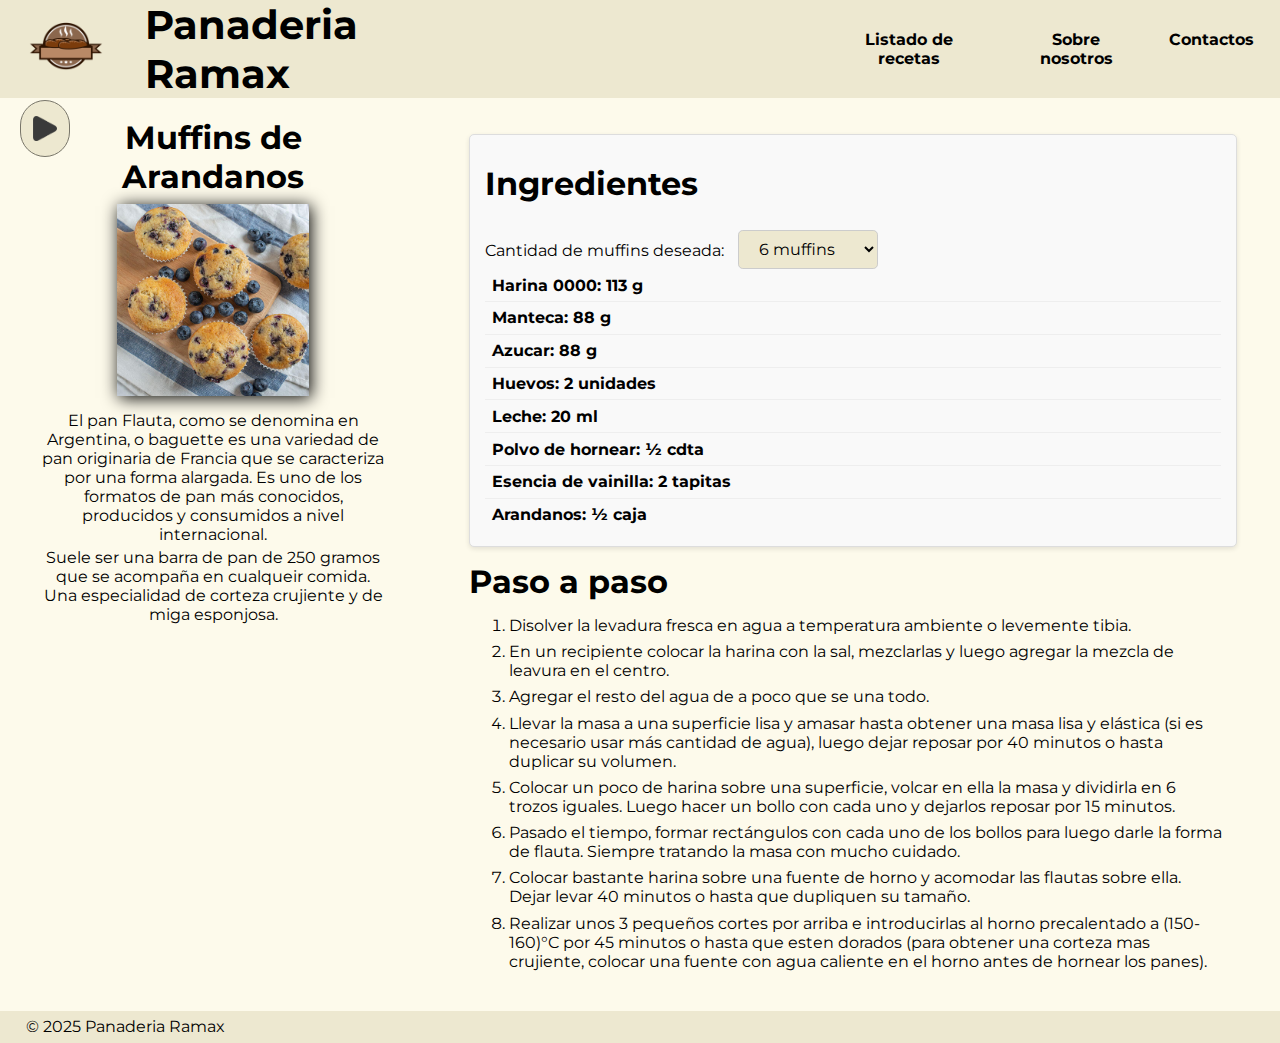
<file: muffinsdearandanos/muffinsdearandanos.html>
<!DOCTYPE html>
<html lang="es">
<head>
    <meta charset="UTF-8">
    <meta name="viewport" content="width=device-width, initial-scale=1.0">
    <title>Muffins de Arandanos</title>
    <link rel="stylesheet" href="../style.css">
</head>
<body>
    <header>
        <div class="logo-nombre">
            <a href="../index.html"><img src="../img/logo.png" alt="Logo de la panadería"></a>
            <h1>Panaderia Ramax</h1>
            <button id="hamburger-menu" class="hamburger" aria-label="Abrir menú de navegación">☰</button>
        </div>
        <nav>
            <ul class="header-menu">
                <li><a href="../listado/listado.html">Listado de recetas</a></li>
                <li><a href="../sobrenosotros/sobrenosotros.html">Sobre nosotros</a></li>
                <li><a href="../contacto/contacto.html">Contactos</a></li>
            </ul>
        </nav>
    </header>
<main>
    <div class="receta-container">
        <section id="info-receta" class="info-receta">
            <h2>Muffins de Arandanos</h2>
            <article class="imagen">
                <img src="../img/muffin de arandanos.jpg" alt="Muffins de Arandanos">         
                <p>El pan Flauta, como se denomina en Argentina, o baguette es una variedad de pan originaria de Francia que se caracteriza por una forma alargada. Es uno de los formatos de pan más conocidos, producidos y consumidos a nivel internacional.</p>
                <p>Suele ser una barra de pan de 250 gramos que se acompaña en cualqueir comida. Una especialidad de corteza crujiente y de miga esponjosa.</p>
        </section>
        <section id="receta" class="receta">
            <div class="ingredientes">
                <h3>Ingredientes</h3>
                <label for="cantidad-unidades">Cantidad de muffins deseada:</label>
                <select id="cantidad-unidades" data-base="12">
                    <option value="6">6 muffins</option>
                    <option value="12">12 muffins</option>
                    <option value="24">24 muffins</option>
                    <option value="36">36 muffins</option>
                    </select>
                <nav>
                    <ul class="listado-ingredientes">
                        <li data-cantidad="225" data-unidad="g">Harina 0000: <span>225 g</span></li>
                        <li data-cantidad="175" data-unidad="g">Manteca: <span>175 g</span></li>
                        <li data-cantidad="175" data-unidad="g">Azucar: <span>175 g</span></li>
                        <li data-cantidad="3" data-unidad="unidades">Huevos: <span>3 unidades</span></li>
                        <li data-cantidad="40" data-unidad="ml">Leche: <span>40 ml</span></li>
                        <li data-cantidad="1" data-unidad="cdta">Polvo de hornear: <span>1 cdta</span></li>
                        <li data-cantidad="3" data-unidad="tapitas">Esencia de vainilla: <span>3 tapitas</span></li>
                        <li data-cantidad="1" data-unidad="caja">Arandanos: <span>1 caja</span></li>
                    </ul>
                </nav>
            </div>
            <h3>Paso a paso</h3>
            <ul class="pasos">
                <li>Disolver la levadura fresca en agua a temperatura ambiente o levemente tibia.</li>
                <li>En un recipiente colocar la harina con la sal, mezclarlas y luego agregar la mezcla de leavura en el centro.</li>
                <li>Agregar el resto del agua de a poco que se una todo.</li>
                <li>Llevar la masa a una superficie lisa y amasar hasta obtener una masa lisa y elástica (si es necesario usar más cantidad de agua), luego dejar reposar por 40 minutos o hasta duplicar su volumen.</li>
                <li>Colocar un poco de harina sobre una superficie, volcar en ella la masa y dividirla en 6 trozos iguales. Luego hacer un bollo con cada uno y dejarlos reposar por 15 minutos.</li>
                <li>Pasado el tiempo, formar rectángulos con cada uno de los bollos para luego darle la forma de flauta. Siempre tratando la masa con mucho cuidado.</li>
                <li>Colocar bastante harina sobre una fuente de horno y acomodar las flautas sobre ella. Dejar levar 40 minutos o hasta que dupliquen su tamaño.</li>
                <li>Realizar unos 3 pequeños cortes por arriba e introducirlas al horno precalentado a (150-160)°C por 45 minutos o hasta que esten dorados (para obtener una corteza mas crujiente, colocar una fuente con agua caliente en el horno antes de hornear los panes).</li>
            </ul>
    </div>
</main>
<footer>
    <p>&copy; 2025 Panaderia Ramax</p>
</footer>
<div class="herramientas-widget">
    <div class="widget-toggle">
        <img src="../img/flecha.png" alt="Abrir/Cerrar Herramientas" class="flecha-icono">
    </div>
    <div class="widget-contenido">
    <div class="herramienta">
        <a href="https://www.omnicalculator.com/food/cups-to-pounds" target="_blank">
            <img src="../img/taza.png" alt="Convertidor de Medidas">
            <span>Convertidor de Medidas</span>
        </a>
    </div>
    <div class="herramienta">
        <a href="https://rubhima.com/es/el-glosario-especifico-de-la-panaderia/" target="_blank">
            <img src="../img/glosario.png" alt="Glosario de Panadería">
            <span>Glosario de Panadería</span>
        </a>
    </div>
    <div class="herramienta">
        <a href="http://www.guiamiguelin.com/util/temphorno.html" target="_blank">
            <img src="../img/horno.png" alt="Tabla de Cocción">
            <span>Tabla de Cocción</span>
        </a>
    </div>
</div>
</body>
<script src="../script.js"></script>
</html>
</file>
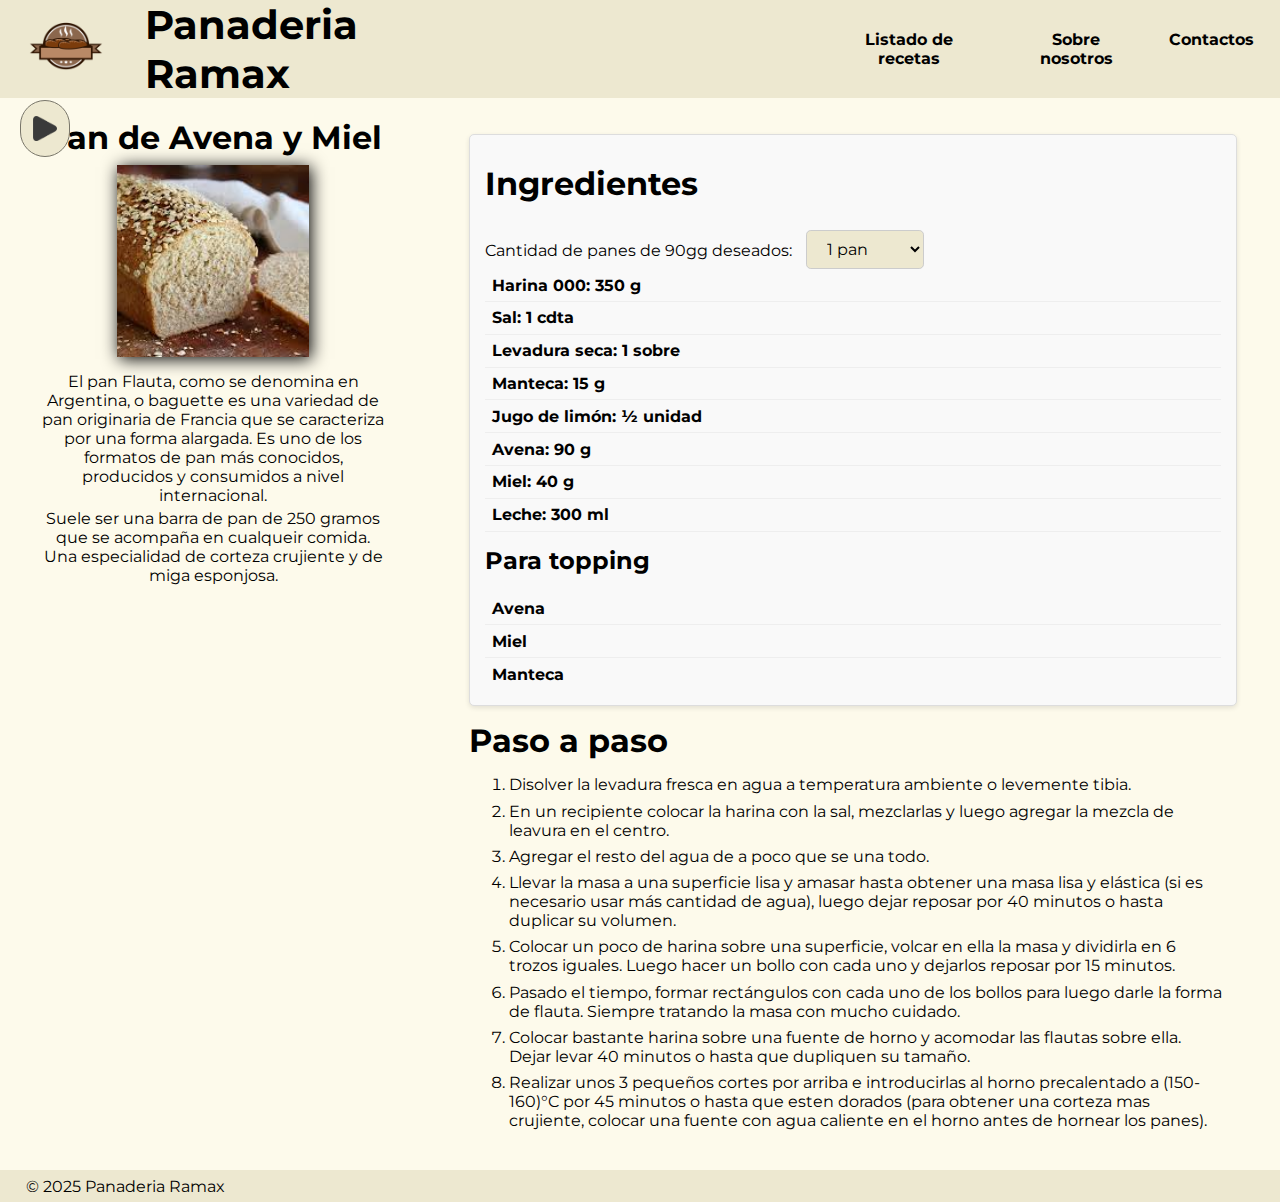
<file: panavenaymiel/panavenaymiel.html>
<!DOCTYPE html>
<html lang="es">
<head>
    <meta charset="UTF-8">
    <meta name="viewport" content="width=device-width, initial-scale=1.0">
    <title>Pan de Avena y Miel</title>
    <link rel="stylesheet" href="../style.css">
</head>
<body>
    <header>
        <div class="logo-nombre">
            <a href="../index.html"><img src="../img/logo.png" alt="Logo de la panadería"></a>
            <h1>Panaderia Ramax</h1>
            <button id="hamburger-menu" class="hamburger" aria-label="Abrir menú de navegación">☰</button>
        </div>
        <nav>
            <ul class="header-menu">
                <li><a href="../listado/listado.html">Listado de recetas</a></li>
                <li><a href="../sobrenosotros/sobrenosotros.html">Sobre nosotros</a></li>
                <li><a href="../contacto/contacto.html">Contactos</a></li>
            </ul>
        </nav>
    </header>
<main>
    <div class="receta-container">
        <section id="info-receta" class="info-receta">
            <h2>Pan de Avena y Miel</h2>
            <article class="imagen">
                <img src="../img/panavenaymiel.jpeg" alt="Pan de Avena y Miel">         
                <p>El pan Flauta, como se denomina en Argentina, o baguette es una variedad de pan originaria de Francia que se caracteriza por una forma alargada. Es uno de los formatos de pan más conocidos, producidos y consumidos a nivel internacional.</p>
                <p>Suele ser una barra de pan de 250 gramos que se acompaña en cualqueir comida. Una especialidad de corteza crujiente y de miga esponjosa.</p>
        </section>
        <section id="receta" class="receta">
            <div class="ingredientes">
                <h3>Ingredientes</h3>
                <label for="cantidad-unidades">Cantidad de panes de 90gg deseados:</label>
                <select id="cantidad-unidades" data-base="2">
                    <option value="1">1 pan</option>
                    <option value="2">2 panes</option>
                    <option value="3">3 panes</option>
                    <option value="4">4 panes</option>
                    <option value="5">5 panes</option> 
                    </select>
                <nav>
                    <ul class="listado-ingredientes">
                        <li data-cantidad="700" data-unidad="g">Harina 000: <span>700 g</span></li>
                        <li data-cantidad="2" data-unidad="cdta">Sal: <span>2 cdta</span></li>
                        <li data-cantidad="2" data-unidad="sobre">Levadura seca: <span>2 sobre</span></li>
                        <li data-cantidad="30" data-unidad="g">Manteca: <span>30 g</span></li>
                        <li data-cantidad="1" data-unidad="unidad">Jugo de limón: <span>1 unidad</span></li>
                        <li data-cantidad="180" data-unidad="g">Avena: <span>180 g</span></li>
                        <li data-cantidad="80" data-unidad="g">Miel: <span>80 g</span></li>
                        <li data-cantidad="600" data-unidad="ml">Leche: <span>600 ml</span></li>
                        <h3>Para topping</h3>
                        <li data-cantidad="" data-unidad="">Avena <span></span></li>
                        <li data-cantidad="" data-unidad="">Miel <span></span></li>
                        <li data-cantidad="" data-unidad="">Manteca <span></span></li>
                    </ul>
                </nav>
            </div>
            <h3>Paso a paso</h3>
            <ul class="pasos">
                <li>Disolver la levadura fresca en agua a temperatura ambiente o levemente tibia.</li>
                <li>En un recipiente colocar la harina con la sal, mezclarlas y luego agregar la mezcla de leavura en el centro.</li>
                <li>Agregar el resto del agua de a poco que se una todo.</li>
                <li>Llevar la masa a una superficie lisa y amasar hasta obtener una masa lisa y elástica (si es necesario usar más cantidad de agua), luego dejar reposar por 40 minutos o hasta duplicar su volumen.</li>
                <li>Colocar un poco de harina sobre una superficie, volcar en ella la masa y dividirla en 6 trozos iguales. Luego hacer un bollo con cada uno y dejarlos reposar por 15 minutos.</li>
                <li>Pasado el tiempo, formar rectángulos con cada uno de los bollos para luego darle la forma de flauta. Siempre tratando la masa con mucho cuidado.</li>
                <li>Colocar bastante harina sobre una fuente de horno y acomodar las flautas sobre ella. Dejar levar 40 minutos o hasta que dupliquen su tamaño.</li>
                <li>Realizar unos 3 pequeños cortes por arriba e introducirlas al horno precalentado a (150-160)°C por 45 minutos o hasta que esten dorados (para obtener una corteza mas crujiente, colocar una fuente con agua caliente en el horno antes de hornear los panes).</li>
            </ul>
    </div>
</main>
<footer>
    <p>&copy; 2025 Panaderia Ramax</p>
</footer>
<div class="herramientas-widget">
    <div class="widget-toggle">
        <img src="../img/flecha.png" alt="Abrir/Cerrar Herramientas" class="flecha-icono">
    </div>
    <div class="widget-contenido">
    <div class="herramienta">
        <a href="https://www.omnicalculator.com/food/cups-to-pounds" target="_blank">
            <img src="../img/taza.png" alt="Convertidor de Medidas">
            <span>Convertidor de Medidas</span>
        </a>
    </div>
    <div class="herramienta">
        <a href="https://rubhima.com/es/el-glosario-especifico-de-la-panaderia/" target="_blank">
            <img src="../img/glosario.png" alt="Glosario de Panadería">
            <span>Glosario de Panadería</span>
        </a>
    </div>
    <div class="herramienta">
        <a href="http://www.guiamiguelin.com/util/temphorno.html" target="_blank">
            <img src="../img/horno.png" alt="Tabla de Cocción">
            <span>Tabla de Cocción</span>
        </a>
    </div>
</div>
</body>
<script src="../script.js"></script>
</html>
</file>
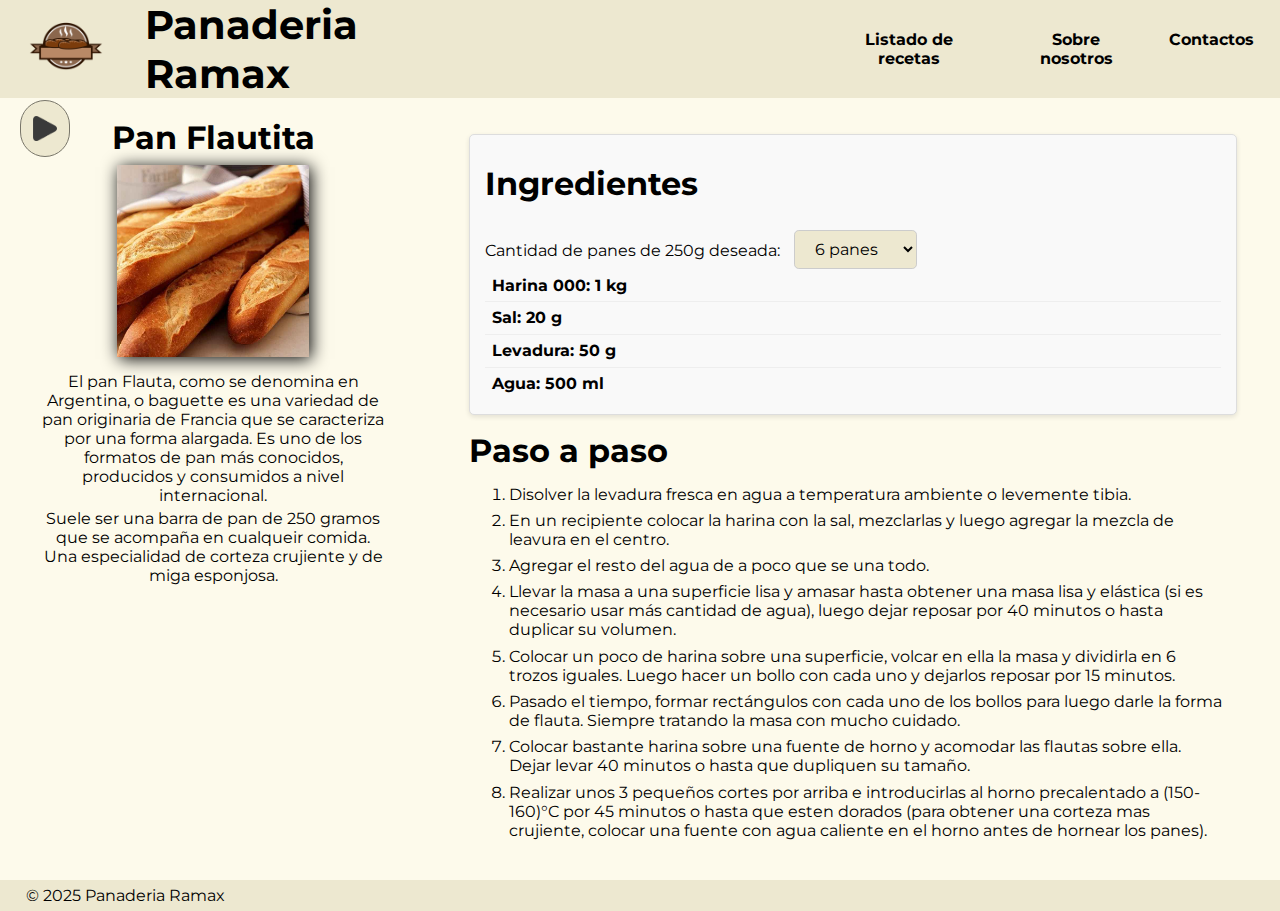
<file: panflauta/panflauta.html>
<!DOCTYPE html>
<html lang="es">
<head>
    <meta charset="UTF-8">
    <meta name="viewport" content="width=device-width, initial-scale=1.0">
    <title>Pan Flautita</title>
    <link rel="stylesheet" href="../style.css">
</head>
<body>
    <header>
        <div class="logo-nombre">
            <a href="../index.html"><img src="../img/logo.png" alt="Logo de la panadería"></a>
            <h1>Panaderia Ramax</h1>
            <button id="hamburger-menu" class="hamburger" aria-label="Abrir menú de navegación">☰</button>
        </div>
        <nav>
            <ul class="header-menu">
                <li><a href="../listado/listado.html">Listado de recetas</a></li>
                <li><a href="../sobrenosotros/sobrenosotros.html">Sobre nosotros</a></li>
                <li><a href="../contacto/contacto.html">Contactos</a></li>
            </ul>
        </nav>
    </header>
    <main>
        <div class="receta-container">
            <section id="info-receta" class="info-receta">
                <h2>Pan Flautita</h2>
                <article class="imagen">
                    <img src="../img/flautitas.jpg" alt="Pan Flautita">         
                    <p>El pan Flauta, como se denomina en Argentina, o baguette es una variedad de pan originaria de Francia que se caracteriza por una forma alargada. Es uno de los formatos de pan más conocidos, producidos y consumidos a nivel internacional.</p>
                    <p>Suele ser una barra de pan de 250 gramos que se acompaña en cualqueir comida. Una especialidad de corteza crujiente y de miga esponjosa.</p>
            </section>
            <section id="receta" class="receta">
                <div class="ingredientes">
                    <h3>Ingredientes</h3>
                    <label for="cantidad-unidades">Cantidad de panes de 250g deseada:</label>
                    <select id="cantidad-unidades" data-base="6">
                        <option value="6">6 panes</option>
                        <option value="9">9 panes</option>
                        <option value="12">12 panes</option>
                        <option value="15">15 panes</option>
                        <option value="18">18 panes</option> 
                        </select>
                    <nav>
                        <ul class="listado-ingredientes">
                            <li data-cantidad="1000" data-unidad="g">Harina 000: <span>1000 g</span></li>
                            <li data-cantidad="20" data-unidad="g">Sal: <span>20 g</span></li>
                            <li data-cantidad="50" data-unidad="g">Levadura: <span>50 g</span></li>
                            <li data-cantidad="500" data-unidad="ml">Agua: <span>500 g</span></li>
                        </ul>
                    </nav>
                </div>
                <h3>Paso a paso</h3>
                <ul class="pasos">
                    <li>Disolver la levadura fresca en agua a temperatura ambiente o levemente tibia.</li>
                    <li>En un recipiente colocar la harina con la sal, mezclarlas y luego agregar la mezcla de leavura en el centro.</li>
                    <li>Agregar el resto del agua de a poco que se una todo.</li>
                    <li>Llevar la masa a una superficie lisa y amasar hasta obtener una masa lisa y elástica (si es necesario usar más cantidad de agua), luego dejar reposar por 40 minutos o hasta duplicar su volumen.</li>
                    <li>Colocar un poco de harina sobre una superficie, volcar en ella la masa y dividirla en 6 trozos iguales. Luego hacer un bollo con cada uno y dejarlos reposar por 15 minutos.</li>
                    <li>Pasado el tiempo, formar rectángulos con cada uno de los bollos para luego darle la forma de flauta. Siempre tratando la masa con mucho cuidado.</li>
                    <li>Colocar bastante harina sobre una fuente de horno y acomodar las flautas sobre ella. Dejar levar 40 minutos o hasta que dupliquen su tamaño.</li>
                    <li>Realizar unos 3 pequeños cortes por arriba e introducirlas al horno precalentado a (150-160)°C por 45 minutos o hasta que esten dorados (para obtener una corteza mas crujiente, colocar una fuente con agua caliente en el horno antes de hornear los panes).</li>
                </ul>
        </div>
    </main>
    <footer>
        <p>&copy; 2025 Panaderia Ramax</p>
    </footer>
    <div class="herramientas-widget">
        <div class="widget-toggle">
            <img src="../img/flecha.png" alt="Abrir/Cerrar Herramientas" class="flecha-icono">
        </div>
        <div class="widget-contenido">
        <div class="herramienta">
            <a href="https://www.omnicalculator.com/food/cups-to-pounds" target="_blank">
                <img src="../img/taza.png" alt="Convertidor de Medidas">
                <span>Convertidor de Medidas</span>
            </a>
        </div>
        <div class="herramienta">
            <a href="https://rubhima.com/es/el-glosario-especifico-de-la-panaderia/" target="_blank">
                <img src="../img/glosario.png" alt="Glosario de Panadería">
                <span>Glosario de Panadería</span>
            </a>
        </div>
        <div class="herramienta">
            <a href="http://www.guiamiguelin.com/util/temphorno.html" target="_blank">
                <img src="../img/horno.png" alt="Tabla de Cocción">
                <span>Tabla de Cocción</span>
            </a>
        </div>
    </div> 
</body>
<script src="../script.js"></script>
</html>
</file>
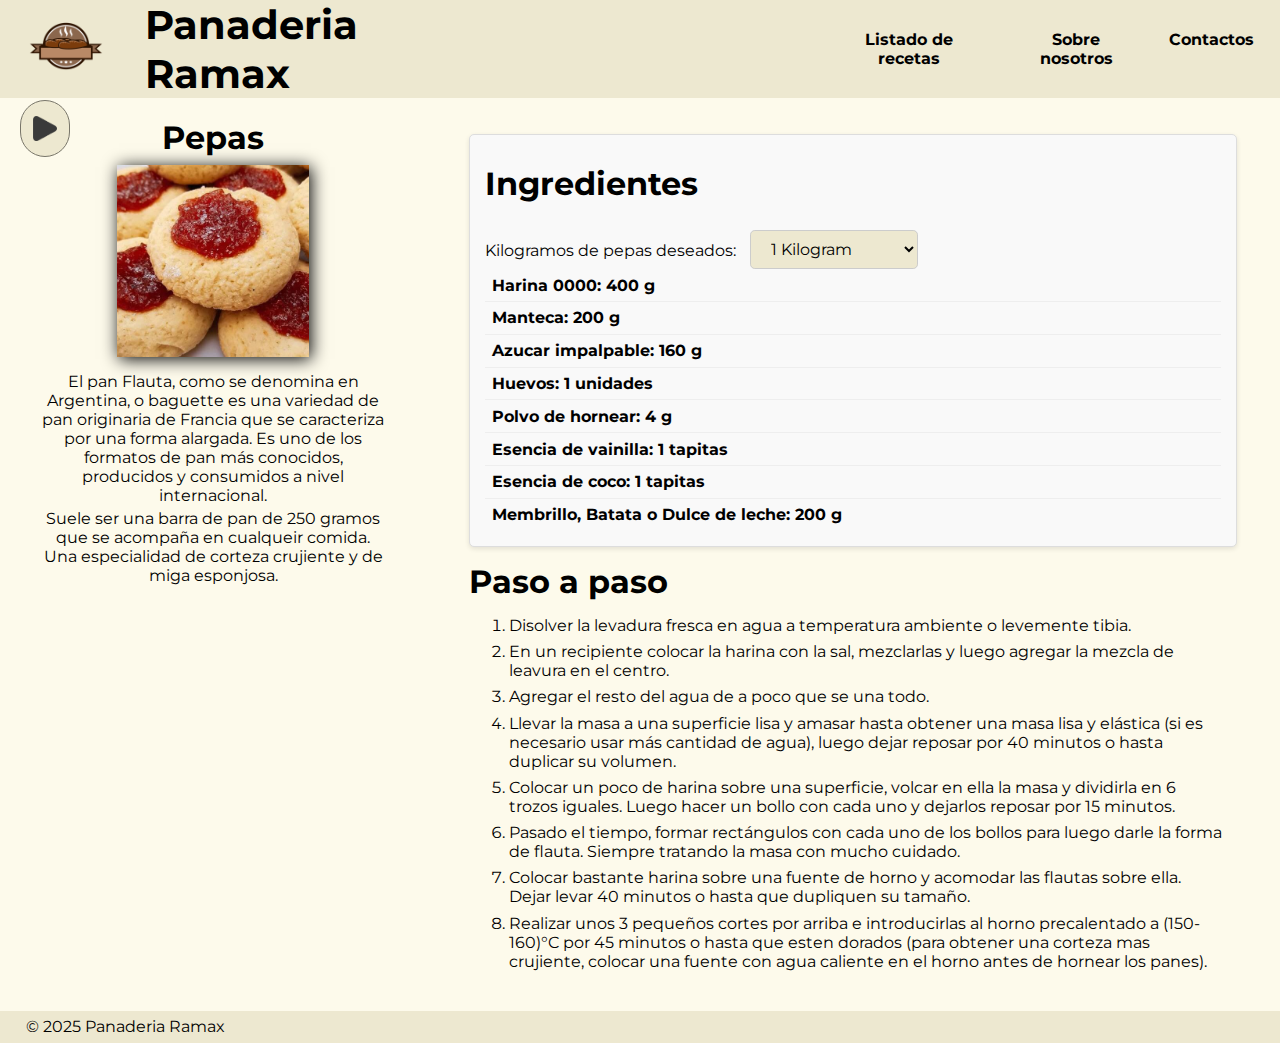
<file: pepas/pepas.html>
<!DOCTYPE html>
<html lang="es">
<head>
    <meta charset="UTF-8">
    <meta name="viewport" content="width=device-width, initial-scale=1.0">
    <title>Pepas</title>
    <link rel="stylesheet" href="../style.css">
</head>
<body>
    <header>
        <div class="logo-nombre">
            <a href="../index.html"><img src="../img/logo.png" alt="Logo de la panadería"></a>
            <h1>Panaderia Ramax</h1>
            <button id="hamburger-menu" class="hamburger" aria-label="Abrir menú de navegación">☰</button>
        </div>
        <nav>
            <ul class="header-menu">
                <li><a href="../listado/listado.html">Listado de recetas</a></li>
                <li><a href="../sobrenosotros/sobrenosotros.html">Sobre nosotros</a></li>
                <li><a href="../contacto/contacto.html">Contactos</a></li>
            </ul>
        </nav>
    </header>
<main>
    <div class="receta-container">
        <section id="info-receta" class="info-receta">
            <h2>Pepas</h2>
            <article class="imagen">
                <img src="../img/pepas.jpg" alt="Pepas">         
                <p>El pan Flauta, como se denomina en Argentina, o baguette es una variedad de pan originaria de Francia que se caracteriza por una forma alargada. Es uno de los formatos de pan más conocidos, producidos y consumidos a nivel internacional.</p>
                <p>Suele ser una barra de pan de 250 gramos que se acompaña en cualqueir comida. Una especialidad de corteza crujiente y de miga esponjosa.</p>
        </section>
        <section id="receta" class="receta">
            <div class="ingredientes">
                <h3>Ingredientes</h3>
                <label for="cantidad-unidades">Kilogramos de pepas deseados:</label>
                <select id="cantidad-unidades" data-base="2500">
                    <option value="1000">1 Kilogram</option>
                    <option value="2000">2 Kilogramos</option>
                    <option value="2500">2.5 Kilogramos</option>
                    <option value="5000">5 Kilogramos</option>
                    </select>
                <nav>
                    <ul class="listado-ingredientes">
                        <li data-cantidad="1000" data-unidad="g">Harina 0000: <span>1000 g</span></li>
                        <li data-cantidad="500" data-unidad="g">Manteca: <span>500 g</span></li>
                        <li data-cantidad="400" data-unidad="g">Azucar impalpable: <span>400 g</span></li>
                        <li data-cantidad="3" data-unidad="unidades">Huevos: <span>3 unidades</span></li>
                        <li data-cantidad="10" data-unidad="g">Polvo de hornear: <span>10 g</span></li>
                        <li data-cantidad="3" data-unidad="tapitas">Esencia de vainilla: <span>3 tapitas</span></li>
                        <li data-cantidad="3" data-unidad="tapitas">Esencia de coco: <span>3 tapitas</span></li>
                        <li data-cantidad="500" data-unidad="g">Membrillo, Batata o Dulce de leche: <span>500 g</span></li>
                    </ul>
                </nav>
            </div>
            <h3>Paso a paso</h3>
            <ul class="pasos">
                <li>Disolver la levadura fresca en agua a temperatura ambiente o levemente tibia.</li>
                <li>En un recipiente colocar la harina con la sal, mezclarlas y luego agregar la mezcla de leavura en el centro.</li>
                <li>Agregar el resto del agua de a poco que se una todo.</li>
                <li>Llevar la masa a una superficie lisa y amasar hasta obtener una masa lisa y elástica (si es necesario usar más cantidad de agua), luego dejar reposar por 40 minutos o hasta duplicar su volumen.</li>
                <li>Colocar un poco de harina sobre una superficie, volcar en ella la masa y dividirla en 6 trozos iguales. Luego hacer un bollo con cada uno y dejarlos reposar por 15 minutos.</li>
                <li>Pasado el tiempo, formar rectángulos con cada uno de los bollos para luego darle la forma de flauta. Siempre tratando la masa con mucho cuidado.</li>
                <li>Colocar bastante harina sobre una fuente de horno y acomodar las flautas sobre ella. Dejar levar 40 minutos o hasta que dupliquen su tamaño.</li>
                <li>Realizar unos 3 pequeños cortes por arriba e introducirlas al horno precalentado a (150-160)°C por 45 minutos o hasta que esten dorados (para obtener una corteza mas crujiente, colocar una fuente con agua caliente en el horno antes de hornear los panes).</li>
            </ul>
    </div>
</main>
<footer>
    <p>&copy; 2025 Panaderia Ramax</p>
</footer>
<div class="herramientas-widget">
    <div class="widget-toggle">
        <img src="../img/flecha.png" alt="Abrir/Cerrar Herramientas" class="flecha-icono">
    </div>
    <div class="widget-contenido">
    <div class="herramienta">
        <a href="https://www.omnicalculator.com/food/cups-to-pounds" target="_blank">
            <img src="../img/taza.png" alt="Convertidor de Medidas">
            <span>Convertidor de Medidas</span>
        </a>
    </div>
    <div class="herramienta">
        <a href="https://rubhima.com/es/el-glosario-especifico-de-la-panaderia/" target="_blank">
            <img src="../img/glosario.png" alt="Glosario de Panadería">
            <span>Glosario de Panadería</span>
        </a>
    </div>
    <div class="herramienta">
        <a href="http://www.guiamiguelin.com/util/temphorno.html" target="_blank">
            <img src="../img/horno.png" alt="Tabla de Cocción">
            <span>Tabla de Cocción</span>
        </a>
    </div>
</div>
</body>
<script src="../script.js"></script>
</html>
</file>
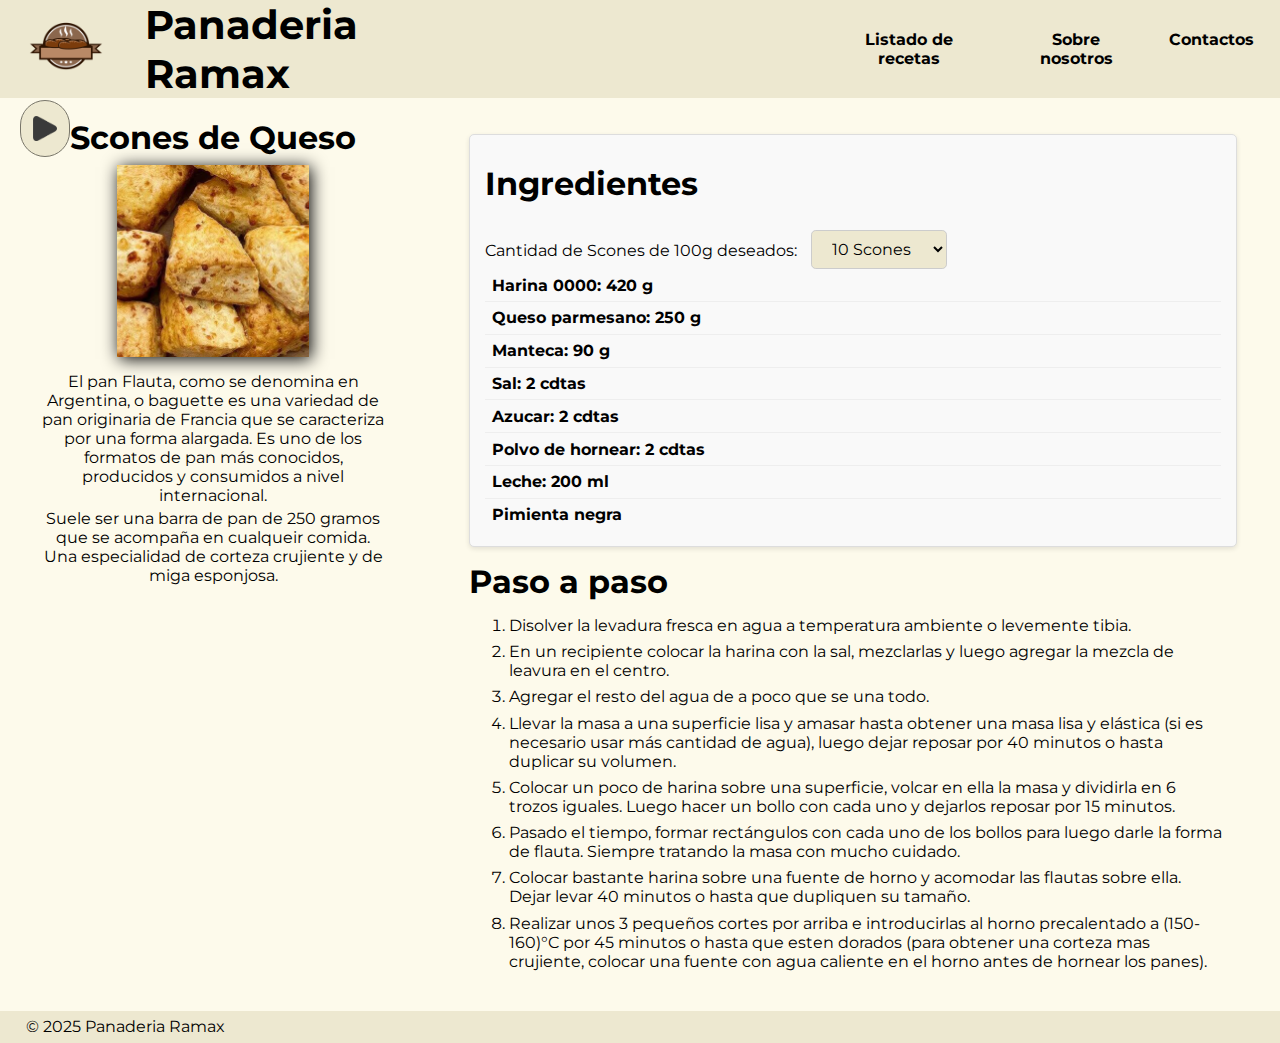
<file: sconesdequeso/sconesdequeso.html>
<!DOCTYPE html>
<html lang="es">
<head>
    <meta charset="UTF-8">
    <meta name="viewport" content="width=device-width, initial-scale=1.0">
    <title>Scones de Queso</title>
    <link rel="stylesheet" href="../style.css">
</head>
<body>
    <header>
        <div class="logo-nombre">
            <a href="../index.html"><img src="../img/logo.png" alt="Logo de la panadería"></a>
            <h1>Panaderia Ramax</h1>
            <button id="hamburger-menu" class="hamburger" aria-label="Abrir menú de navegación">☰</button>
        </div>
        <nav>
            <ul class="header-menu">
                <li><a href="../listado/listado.html">Listado de recetas</a></li>
                <li><a href="../sobrenosotros/sobrenosotros.html">Sobre nosotros</a></li>
                <li><a href="../contacto/contacto.html">Contactos</a></li>
            </ul>
        </nav>
    </header>
<main>
    <div class="receta-container">
        <section id="info-receta" class="info-receta">
            <h2>Scones de Queso</h2>
            <article class="imagen">
                <img src="../img/scones de queso.jpg" alt="Scones de queso">         
                <p>El pan Flauta, como se denomina en Argentina, o baguette es una variedad de pan originaria de Francia que se caracteriza por una forma alargada. Es uno de los formatos de pan más conocidos, producidos y consumidos a nivel internacional.</p>
                <p>Suele ser una barra de pan de 250 gramos que se acompaña en cualqueir comida. Una especialidad de corteza crujiente y de miga esponjosa.</p>
        </section>
        <section id="receta" class="receta">
            <div class="ingredientes">
                <h3>Ingredientes</h3>
                <label for="cantidad-unidades">Cantidad de Scones de 100g deseados:</label>
                <select id="cantidad-unidades" data-base="10">
                    <option value="10">10 Scones</option>
                    <option value="15">15 Scones</option>
                    <option value="20">20 Scones</option>
                    <option value="25">25 Scones</option>
                    </select>
                <nav>
                    <ul class="listado-ingredientes">
                        <li data-cantidad="420" data-unidad="g">Harina 0000: <span>450 g</span></li>
                        <li data-cantidad="250" data-unidad="g">Queso parmesano: <span>250 g</span></li>
                        <li data-cantidad="90" data-unidad="g">Manteca: <span>90 g</span></li>
                        <li data-cantidad="2" data-unidad="cdtas">Sal: <span>2 cdtas</span></li>
                        <li data-cantidad="2" data-unidad="cdtas">Azucar: <span>2 cdtas</span></li>
                        <li data-cantidad="2" data-unidad="cdtas">Polvo de hornear: <span>2 cdtas</span></li>
                        <li data-cantidad="200" data-unidad="ml">Leche: <span>200 ml</span></li>
                        <li data-cantidad="" data-unidad="">Pimienta negra <span></span></li>
                    </ul>
                </nav>
            </div>
            <h3>Paso a paso</h3>
            <ul class="pasos">
                <li>Disolver la levadura fresca en agua a temperatura ambiente o levemente tibia.</li>
                <li>En un recipiente colocar la harina con la sal, mezclarlas y luego agregar la mezcla de leavura en el centro.</li>
                <li>Agregar el resto del agua de a poco que se una todo.</li>
                <li>Llevar la masa a una superficie lisa y amasar hasta obtener una masa lisa y elástica (si es necesario usar más cantidad de agua), luego dejar reposar por 40 minutos o hasta duplicar su volumen.</li>
                <li>Colocar un poco de harina sobre una superficie, volcar en ella la masa y dividirla en 6 trozos iguales. Luego hacer un bollo con cada uno y dejarlos reposar por 15 minutos.</li>
                <li>Pasado el tiempo, formar rectángulos con cada uno de los bollos para luego darle la forma de flauta. Siempre tratando la masa con mucho cuidado.</li>
                <li>Colocar bastante harina sobre una fuente de horno y acomodar las flautas sobre ella. Dejar levar 40 minutos o hasta que dupliquen su tamaño.</li>
                <li>Realizar unos 3 pequeños cortes por arriba e introducirlas al horno precalentado a (150-160)°C por 45 minutos o hasta que esten dorados (para obtener una corteza mas crujiente, colocar una fuente con agua caliente en el horno antes de hornear los panes).</li>
            </ul>
    </div>
</main>
<footer>
    <p>&copy; 2025 Panaderia Ramax</p>
</footer>
<div class="herramientas-widget">
    <div class="widget-toggle">
        <img src="../img/flecha.png" alt="Abrir/Cerrar Herramientas" class="flecha-icono">
    </div>
    <div class="widget-contenido">
    <div class="herramienta">
        <a href="https://www.omnicalculator.com/food/cups-to-pounds" target="_blank">
            <img src="../img/taza.png" alt="Convertidor de Medidas">
            <span>Convertidor de Medidas</span>
        </a>
    </div>
    <div class="herramienta">
        <a href="https://rubhima.com/es/el-glosario-especifico-de-la-panaderia/" target="_blank">
            <img src="../img/glosario.png" alt="Glosario de Panadería">
            <span>Glosario de Panadería</span>
        </a>
    </div>
    <div class="herramienta">
        <a href="http://www.guiamiguelin.com/util/temphorno.html" target="_blank">
            <img src="../img/horno.png" alt="Tabla de Cocción">
            <span>Tabla de Cocción</span>
        </a>
    </div>
</div>
</body>
<script src="../script.js"></script>
</html>
</file>
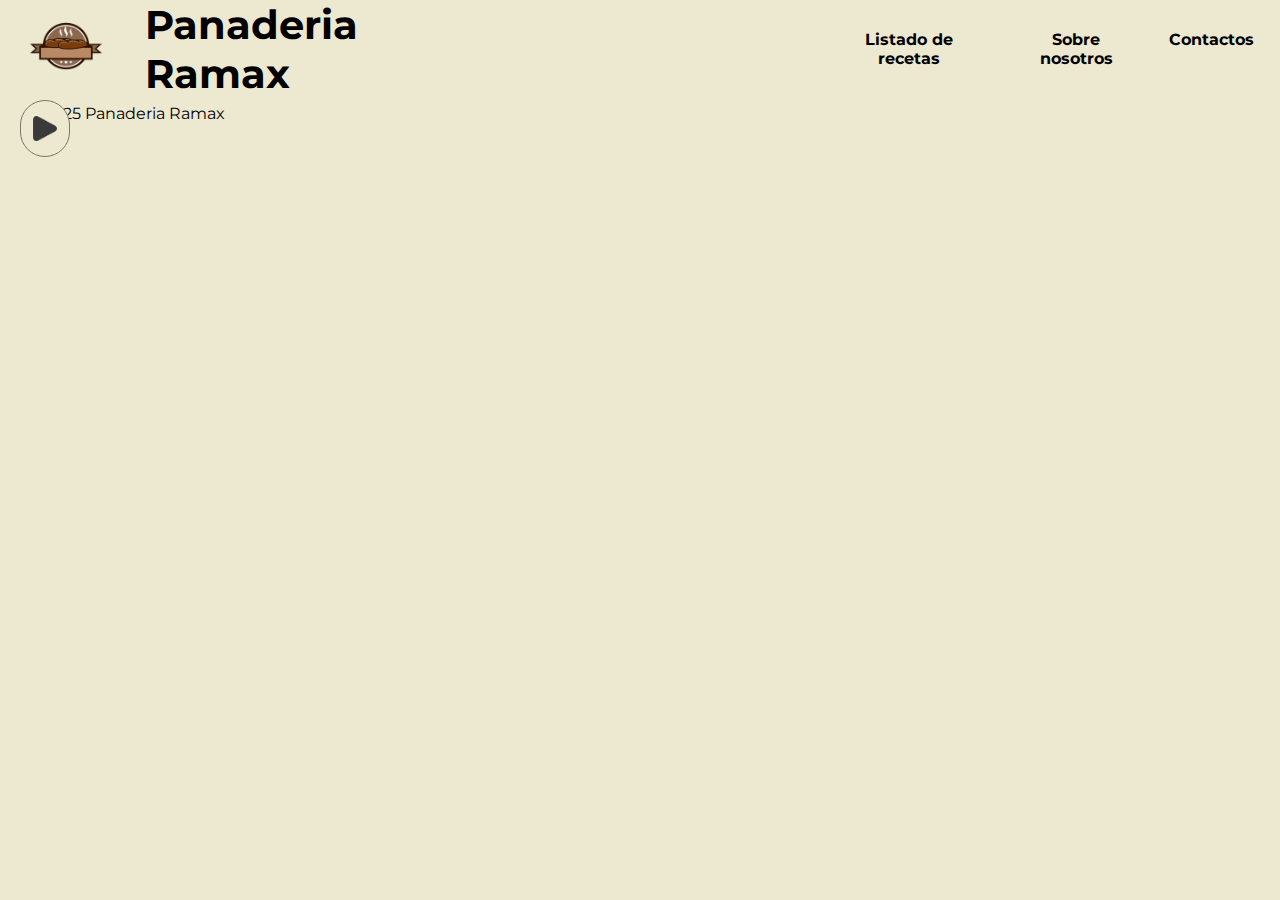
<file: sobrenosotros/sobrenosotros.html>
<!DOCTYPE html>
<html lang="es">
<head>
    <meta charset="UTF-8">
    <meta name="viewport" content="width=device-width, initial-scale=1.0">
    <title>Sobre nosotros</title>
    <link rel="stylesheet" href="../style.css">
</head>
<body>
    <header>
        <div class="logo-nombre">
            <a href="../index.html"><img src="../img/logo.png" alt="Logo de la panadería"></a>
            <h1>Panaderia Ramax</h1>
            <button id="hamburger-menu" class="hamburger" aria-label="Abrir menú de navegación">☰</button>
        </div>
        <nav>
            <ul class="header-menu">
                <li><a href="../listado/listado.html">Listado de recetas</a></li>
                <li><a href="sobrenosotros.html">Sobre nosotros</a></li>
                <li><a href="../contacto/contacto.html">Contactos</a></li>
            </ul>
        </nav>
    </header>
    <main>
        <div class="sobrenosotros-container">

        </div>
    </main>
    <footer>
        <p>&copy; 2025 Panaderia Ramax</p>
    </footer>
    <div class="herramientas-widget">
        <div class="widget-toggle">
            <img src="../img/flecha.png" alt="Abrir/Cerrar Herramientas" class="flecha-icono">
        </div>
        <div class="widget-contenido">
        <div class="herramienta">
            <a href="https://www.omnicalculator.com/food/cups-to-pounds" target="_blank">
                <img src="../img/taza.png" alt="Convertidor de Medidas">
                <span>Convertidor de Medidas</span>
            </a>
        </div>
        <div class="herramienta">
            <a href="https://rubhima.com/es/el-glosario-especifico-de-la-panaderia/" target="_blank">
                <img src="../img/glosario.png" alt="Glosario de Panadería">
                <span>Glosario de Panadería</span>
            </a>
        </div>
        <div class="herramienta">
            <a href="http://www.guiamiguelin.com/util/temphorno.html" target="_blank">
                <img src="../img/horno.png" alt="Tabla de Cocción">
                <span>Tabla de Cocción</span>
            </a>
        </div>
    </div>
    
</body>
<script src="../script.js"></script>
</html>
</file>
<file: style.css>
@import url('https://fonts.googleapis.com/css2?family=Montserrat:wght@300&display=swap');

:root{
    --background: rgb(237, 232, 208);
    --background-lighter: rgb(253, 250, 235);
    --botton-hover: #787569; 
    --botton: #C9C5B1; 
    --text: black;
    --text-hover: #4F4D46;
}

*{
    font-family: 'Montserrat', sans-serif;
    box-sizing: border-box;
    margin: 0;
}

body{
    background-color: var(--background);
    margin: 0;
    padding: 0;
}

/*////////*/
/* HEADER */
/*////////*/

header{
    display: flex;
    flex-wrap: wrap;
    justify-content: space-between;
    align-items: center;
    box-sizing: border-box; 
}

header .logo-nombre{
    display: flex;
    align-items: center;
    padding: 0 2%;
    width: 35%;
}

header .logo-nombre h1{
    margin-left: 10%;
    font-weight: bold;
    font-size: 2.5em;
}

header .logo-nombre img{
    width: 5em;
    height: auto;
    color: var(--text);
}

header .logo-nombre img:hover{
    transform: rotate(360deg);
    transition: transform 0.25s linear;
}

header .header-menu{
    display: flex;
    margin-right: 2%;
    text-align: center;
}

header nav ul li{
    list-style: none;
}

header nav ul li a{
    display: block;
    text-decoration: none;
    color: var(--text);
    font-weight: bold;
    padding: 1em 1em;
}

header nav ul li a:hover{
    color: var(--text-hover);
    transform: scale(1.2);
    transition: transform 0.25s linear;
} 

.hamburger{
    display: none;
}

/*//////////////////*/
/* PAGINA PRINCIPAL */
/*//////////////////*/

/* INFO */

.cta-container{
    background-color: var(--background-lighter);
    display: grid;
    grid-template-columns: 1fr 2fr;
    width: 100vw;
    max-width: 100vw;
}

.info{
    display: grid;
    grid-template-columns: 1fr;
    grid-template-rows: auto auto auto;
    grid-gap: 0.5em;
    text-align: center;
}

.info h2{
    margin-top: auto;
    padding: 5% 5% 0 5%;
}

.info p{
    margin-top: 0;
    padding: 0 5% 5% 5%;
}

/* RECETAS PRINCIPALES */

.recetas-principales{
    display: grid;
    grid-template-columns: 1fr 1fr;
}

.recetas-mas-buscadas, .recetas-ultima-incorporacion{
    display: block;
    text-align: center;
}

.mas-buscadas-cuadricula::after{
    content: '';
    position: absolute;
    top: 20px; /* Ajusta según sea necesario */
    right: 0;
    width: 0.3em;
    height: calc(100% - 40px); /* Ajusta según sea necesario */
    border-right: 0.3em dashed var(--background);
}

.recetas-mas-buscadas h2, .recetas-ultima-incorporacion h2{
    margin-top: 2%;
    font-size: 120%;
}

.mas-buscadas-cuadricula, .ultima-incorporacion-cuadricula{
    position: relative;
    display: grid;
    grid-template-columns: repeat(auto-fit, minmax(250px, 1fr));
}

.item{
    padding: 10%;
    text-align: center;
}
 
.item img{
    width: 100%;
    height: auto;
    aspect-ratio: 1 / 1; /* Relación de aspecto 1:1 (cuadrado) */
    object-fit: cover;
}

.item:hover{
    transform: scale(1.1);
    transition: transform 0.25s linear;
    text-shadow: 0.1em 0.1em 1em;
    cursor: pointer;
}

.recetas-principales a{
    color: inherit;
    text-decoration: none;
}

/* CONTENEDOR DE CONTACTO, TESTIMONIOS Y BOLETIN */

#contacto{
    background-color: var(--background);
    display: grid;
    padding: 1% 5%;
    margin: 0;
    max-width: 100%;
    grid-column: 1 / 2; /* o grid-column: 1 / span 1; */
}

/* CONTACTO */

.contacto h2{
    padding: 1% 0;
    text-align: center;
    align-content: end;
}

.contacto p{
    padding: 1% 0;
    text-align: center;
}

.formulario-contacto{
    max-width: 100%;
    width: 100%;
}

.formulario-contacto form input, .formulario-contacto form textarea{
    width: 100%;
    padding: 1%;
    border-radius: 0.5em;
    background-color: var(--background-lighter);
    font-size: 0.7em;
}

.formulario-contacto form input:focus, .formulario-contacto form textarea:focus{
    border: 1px solid black;
}


.formulario-contacto form textarea{
    margin-bottom: 3%;
}

.formulario-contacto form label h3{
    padding: 1% 0;
}

.boton-personalizado {
    background-color:var(--botton);
    color: var(--text);
    font-weight: bold;
    font-size: 0.8em;
    padding: 1% 2%;
    border: 1px black solid;
    border-radius: 0.5em;
    cursor: pointer;
}

.boton-personalizado:hover{
    background-color: var(--botton-hover);
    color: white;
    transition: 0.5s;
    cursor: pointer;
}

.imagen-preview {
    width: 5em;
    max-height: auto;
    margin-top: 4%;
    margin-right: 1%;
    margin-bottom: 1%;
    border: 1px black dashed;
}
 
.formulario-contacto form button{
    background-color: var(--botton);
    width: 100%;
    padding: 2%;
    border-radius: 0.5em;
    font-weight: bold;
    margin-top: 4%;
    margin-bottom: 0;
}

.formulario-contacto form button:hover{
    background-color: var(--botton-hover);
    color: white;
    transition: 0.5s;
    cursor: pointer;
}

/* TESTIMONIOS */

.testimonios {
    text-align: center;
    padding: 1em 0;
    width: 100%;
    max-width: 100%;
    width: 100%;
    overflow: hidden;
}

.testimonios p {
    overflow-wrap: break-word;
}

.testimonios h2{
    text-align: center;
}
.carrusel {
    position: relative;
    max-width: 70%;
    margin: auto;
    overflow: hidden;
}

.testimonios-galeria {
    display: flex;
    transition: transform 0.5s ease-in-out;
}

.testimonio {
    min-width: 100%;
    box-sizing: border-box;
    padding: 20px;
    width: 100%;
    max-width: 100%;
}

.testimonio img {
    width: 100px;
    height: 100px;
    border-radius: 50%;
    object-fit: cover;
}

.prev, .next {
    position: absolute;
    top: 35%;
    transform: translateY(-50%);
    background-color: rgba(0, 0, 0, 0.5);
    color: white;
    border: none;
    padding: 10px;
    cursor: pointer;
    font-size: 24px;
    border-radius: 50%;
    z-index: 10;
}

.prev { left: 1em; }
.next { right: 1em; }

.prev:hover, .next:hover {
    background-color: rgba(0, 0, 0, 0.8);
}

.indicadores {
    text-align: center;
    margin-top: 10px;
}

.indicador {
    display: inline-block;
    width: 10px;
    height: 10px;
    margin: 5px;
    background-color: #bbb;
    border-radius: 50%;
    cursor: pointer;
}

.indicador.activo {
    background-color: #333;
}

/* BOLETIN */

#boletin{
    display: grid;
}

.boletin input[type="email"]{
    width: 100%;
    padding: 1%;
    border-radius: 0.5em;
    background-color: var(--background-lighter);
    font-size: 0.7em;
}

.boletin input:focus{
    border: 1px black solid;
}

.boletin label{
    display: inline-block;
}

.boletin button{
    display: block;
    background-color:var(--botton);
    color: var(--text);
    font-weight: bold;
    padding: 1% 2%;
    border: 1px black solid;
    border-radius: 0.5em;
    cursor: pointer;
    margin: 1% auto;
}

.boletin button:hover{
    background-color: var(--botton-hover);
    color: white;
    transition: 0.5s;
    cursor: pointer;
}

/* CONTENEDOR DE CONEJOS-FAQ-REDES */

#concejos-faq-redes{
    display: grid;
    grid-template-columns: 1fr;
    padding: 0 5%;
    text-align: center;
    background-color: var(--background);
    max-width: 100%;
    width: 100%;
}

/* CONSEJOS */

#consejos-panaderia{
    height: auto;
}

#consejos-panaderia h2{
    padding: 1%;
    font-weight: bold;
}

.consejos-lista h3{
    padding: 0;
}

.consejo{
    padding: 1% 0;
}

.consejo a{
    text-decoration: none;
    color: var(--text);
    font-weight: bold;
}

.consejo a h3:hover{
    color: var(--text-hover);
    transform: scale(1.1);
    transition: transform 0.25s linear;
} 

/* FAQ */

.faq {
    padding: 5% 0;
}

.faq h2{
    padding-bottom: 2%;
}

.faq-item {
    margin-bottom: 0.5em;
}

.faq-pregunta {
    background-color: var(--botton);
    color: var(--text);
    padding: 0.5em;
    width: 90%;
    text-align: left;
    border: none;
    cursor: pointer;
    border-radius: 0.5em;
}

.faq-respuesta {
    padding: 10px;
    display: none;
    width: 90%;
    margin: 0 auto;
}

.faq-respuesta.mostrar {
    display: block;
}

/* REDES SOCIALES */

.redes-sociales {
    display: flex;
    justify-content: center; /* Centrar los iconos */
    align-items: center; /* Alinear verticalmente los iconos */
    gap: 20px; /* Espacio entre los iconos */
}

.redes-sociales img {
    width: 60px; /* Aumentar el tamaño de los iconos */
    height: auto;
    padding: 0; /* Eliminar el padding innecesario */
    margin-bottom: 10%;
}

.info-redes h3{
    margin-top: auto;
    padding-bottom: 3%; 
}

.redes-sociales img:hover{
    transform: scale(1.3);
    transition: transform 0.25s linear;
}

.redes-sociales a {
    display: flex; /* Para alinear el icono y el texto */
    flex-direction: column; /* Apilar icono y texto */
    align-items: center; /* Centrar el texto debajo del icono */
    text-decoration: none; /* Eliminar subrayado del enlace */
    color: var(--text); /* Usar el color del texto */
}

.redes-sociales span {
    font-size: 0.8em; /* Tamaño del texto descriptivo */
    margin-top: 5px; /* Espacio entre el icono y el texto */
}

/*////////////////////////////*/
/* PAGINA LISTTADO DE RECETAS */
/*////////////////////////////*/

.listado-container{
    background-color: var(--background-lighter);
}

.listado-container h1{
    font-weight: bold;
    font-size: 2.5em;
    text-align: center;
    padding: 1%;
}

.filtros {
    display: flex;
    margin: 0 2% 1% 2%;
    justify-content: end;
}

#buscador, #categoria-filtro {
    padding: 10px;
    border: 1px solid #ccc;
    border-radius: 5px;
    font-size: 1em;
    font-weight: bold;
    background-color: var(--background);
    color: var(--text);
}

.filtros input{
    margin-right: 2%;

}

#buscador{
    width: 15em;
}

#categoria-filtro{
    text-align: center;
    width: auto;
    width: 15em;
}

.filtros input::placeholder{
    color: black;
}

.recetas-listado{
    display: grid;
    grid-template-columns: repeat(auto-fit, minmax(200px, 1fr));
    gap: 20px; /* Ajusta el espacio entre los elementos */
    justify-items: center; /* Centra los elementos horizontalmente */
    width: 100%;
    max-width: 100%;
    justify-content: center; /* Centra la grilla en la última fila */
    grid-auto-rows: auto; /* Asegura que las filas se ajusten al contenido */
    max-height: 80vh; /* Ajusta este valor según necesites */
    overflow-y: auto;
}

.receta-item {
    text-align: center; /* Centra el texto dentro de cada artículo */
    padding: 10%;
    margin: 0 2%;
}

.receta-item:hover{
    transform: scale(1.1);
    transition: transform 0.25s linear;
    text-shadow: 0.1em 0.1em 1em;
    cursor: pointer;
}

.recetas-listado img{
    width: 100%;
    height: auto;
    aspect-ratio: 1 / 1; /* Relación de aspecto 1:1 (cuadrado) */
    object-fit: cover;
    box-shadow: 0.1em 0.1em 1em;
}

.recetas-listado h2{
    margin: 2%;
}

.recetas-listado button{
    padding: 2%;
    background-color: var(--botton);
    cursor: pointer;
    margin: 2%;
    font-weight: bold;
    border-radius: 0.5em;
}

.recetas-listado button:hover{
    background-color: var(--botton-hover);
}

.ingredientes {
    background-color: #f9f9f9;
    border: 1px solid #ddd;
    padding: 10px;
    margin-top: 10px;
    padding: 15px;
    margin-top: 10px;
    border-radius: 5px;
    box-shadow: 0 2px 5px rgba(0, 0, 0, 0.1);
    transition: all 0.3s ease;
}

.ingredientes h3 {
    font-size: 1.2em;
    margin-bottom: 10px;
}

.ingredientes ul {
    list-style: none;
    padding: 0;
    margin: 0;
}

.ingredientes li {
    padding: 5px 0;
    border-bottom: 1px solid #eee;
}

.ingredientes li:last-child {
    border-bottom: none;
}

.ingredientes.oculto {
    display: none;
}

.recetas-listado a{
    margin-top: 1%;
    display: block;
    text-decoration: none;
    color: black;
}

.recetas-listado a:hover{
    text-decoration: underline;
}

/*////////*/
/* WIDGET */
/*////////*/

.herramientas-widget {
    background-color: var(--background);
    padding: 10px;
    border-radius: 2em;
    width: 50px;
    position: fixed; /* Mantenemos 'fixed' */
    top: 100px;
    left: 20px; /* Cambiamos 'right' a 'left' */
    overflow: visible;
    border: 1px solid var(--botton-hover);
    box-sizing: border-box;
    transition: width 0.3s ease; /* Transición para el ancho */
    cursor: move; /* Indica que se puede mover */
}

.herramientas-widget.plegado {
    width: 250px; /* Ancho expandido */
}

.widget-toggle {
    cursor: pointer;
    display: flex;
    justify-content: center;
    align-items: center;
    padding: 5px;
}

.flecha-icono {
    width: 25px;
    height: 25px;
    transition: transform 0.3s ease;
}

.herramientas-widget.plegado .flecha-icono {
    transform: rotate(180deg);
}

.widget-contenido {
    display: none;
    box-sizing: border-box;
    width: 230px; /* Ancho del contenido */
}

.herramientas-widget.plegado .widget-contenido {
    display: block;
}

.herramienta a {
    display: flex;
    align-items: center;
    text-decoration: none;
    color: #333;
    margin-bottom: 10px;
}

.herramienta img {
    width: 30px;
    height: 30px;
    margin-right: 10px;
}

/*////////////////////////////////*/
/* PAGINA DE RECETAS INDIVIDUALES */
/*////////////////////////////////*/

.receta-container{
    background-color: var(--background-lighter);
    display: grid;
    grid-template-columns: 1fr 2fr;
    width: 100%;
    max-width: 100%;
}

.info-receta{
    display: block;
    grid-gap: 0.5em;
    text-align: center;
    padding: 3% 5%;
}

.info-receta h2{
    padding: 2% 5% 0 5%;
    font-size: 2em;
}

.info-receta img{
    max-width: 50%;
    height: auto;
    aspect-ratio: 1 / 1; /* Relación de aspecto 1:1 (cuadrado) */
    object-fit: cover;
    margin: 2% auto;
    box-shadow: 0.1em 0.1em 1em;
    display: block;
}

.info-receta p{
    margin-top: 0;
    padding: 0 5% 1% 5%;
}

.info-receta p:first-of-type{
    padding-top: 2%;
}

.info-receta p:last-of-type{
    padding-bottom: 5%;
}

.receta{
    padding: 3% 5%;
}

.receta h3{
    padding-top: 2%;
    padding-bottom: 1%;
    font-size: 2em;;
}

#cantidad-unidades {
    padding: 0.5em 1em;
    border: 1px solid #ccc;
    border-radius: 0.3em;
    font-size: 1em;
    color: var(--text); /* Usa tus variables de color */
    background-color: var(--background);
    margin-top: 0.6em;
    margin-left: 0.6em;
} 

#cantidad-unidades:focus {
    outline: none;
    border-color: #aaa;
    box-shadow: 0 0 5px rgba(0, 0, 0, 0.2);
}

#cantidad-unidades option {
    background-color: var(--background);
    color: black;
}

.ingredientes nav ul li{
    color: var(--text);
    font-weight: bold;
    padding: 0.4em;
}

.ingredientes nav ul h3{
    font-size: 1.5em;
}

.pasos li{
    padding: 0% 2% 1% 0%;
}

.pasos li{
    list-style: decimal;
}

.pasos li:first-of-type{
    padding-top: 1%;
}

.pasos li:last-of-type{
    padding-bottom: 2%;
}

/*////////*/
/* FOOTER */
/*////////*/

footer{
    padding: 0.5% 2%;
}

/*//////////////////////////////*/
/* MEDIA QUERIES PARA CELULARES */
/*//////////////////////////////*/

@media (max-width: 768px){

    /*////////*/
    /* HEADER */
    /*////////*/

    header .header-menu{
        display: none;
        flex-direction: column; /* Asegura que los elementos se apilen verticalmente */
        width: 100vw; /* Ocupa el ancho completo */
    }

    header .header-menu.show{ /* Agrega una clase para mostrar el menú */
        display: flex;
        justify-content: center; /* Centra los elementos horizontalmente */
        width: 100vw;
        padding: 0;
        margin: 0;
    }

    header nav ul li{
        text-align: center; /* Centra el texto dentro de los elementos <li> */
    }

    header nav ul li a{
        display: block; /* Asegura que los enlaces ocupen el ancho completo */
        padding: 1em 0;
        text-align: center; /* Centra el texto dentro de los enlaces <a> */
        margin: 0;
    }

    header .logo-nombre{
        display: flex;
        width: 100%;
        justify-content: space-between;
        text-align: center;
    }

    header .logo-nombre h1{
        padding: 0;
        margin: 0;
    }

    header .hamburger{
        display: flex;
        background-color: var(--botton);
        padding: 1% 2.5%;
        margin: 0;
        width: auto;
        border: 1px solid black;
        cursor: pointer;
        font-size: 1.8em;
        border-radius: 0.2em;
    }

    header .hamburger:hover{
        background-color: var(--botton-hover);
    }

    /*//////////////////*/
    /* PAGINA PRINCIPAL */
    /*//////////////////*/

    .cta-container{
        grid-template-columns: 1fr;
    }

    .contacto{
        max-width: 100%;
    }

    .faq{
        max-width: 100%;
    }

    .carrusel {
        max-width: 60vw; /* Reduce el tamaño del carrusel */
    }

    .testimonio {
        padding: 10px; /* Reduce el espacio interno */
        text-align: center;
        align-content: center;
        align-self: center;
        align-items: center;
    }

    .testimonio p{
        width: 100%;
        text-align: center;
        align-content: center;
        align-self: center;
        align-items: center;
    }

    .testimonio img {
        width: 80px; /* Imágenes más pequeñas */
        height: 80px;
    }

    .prev, .next {
        font-size: 18px; /* Botones más pequeños */
        padding: 8px;
    }

    .indicador {
        width: 8px;
        height: 8px;
        margin: 3px;
    }

    /*//////////////////////////////*/
    /* PAGINA DE LISTADO DE RECETAS */
    /*//////////////////////////////*/

    .filtros{
        justify-content: center;
    }

    /*////////////////////////////////*/
    /* PAGINA DE RECETAS INDIVIDUALES */
    /*////////////////////////////////*/

    .receta-container{
        grid-template-columns: 1fr;
        width: 100vw;
        max-width: 100vw;
    }

    .info{ 
        padding: 0; 
    }

    .receta{
        padding-top: 0;
    }

}
</file>
